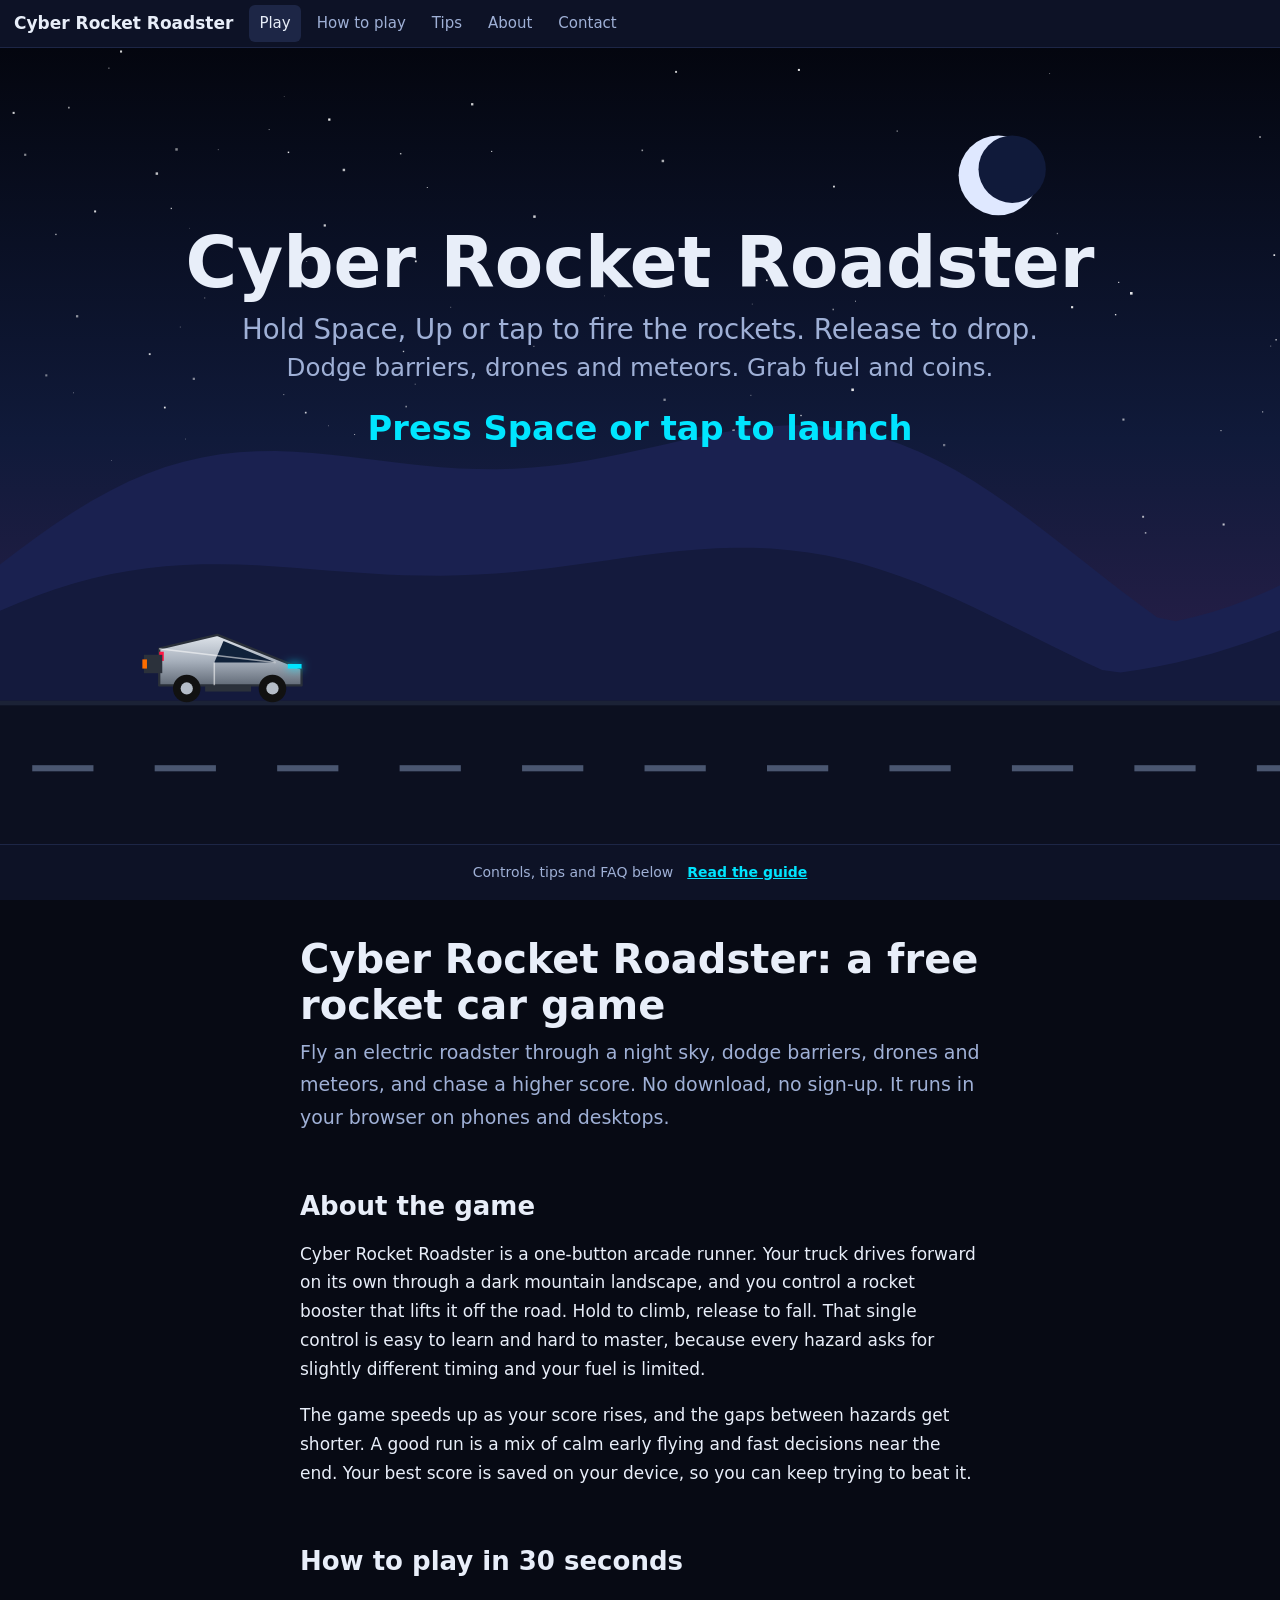
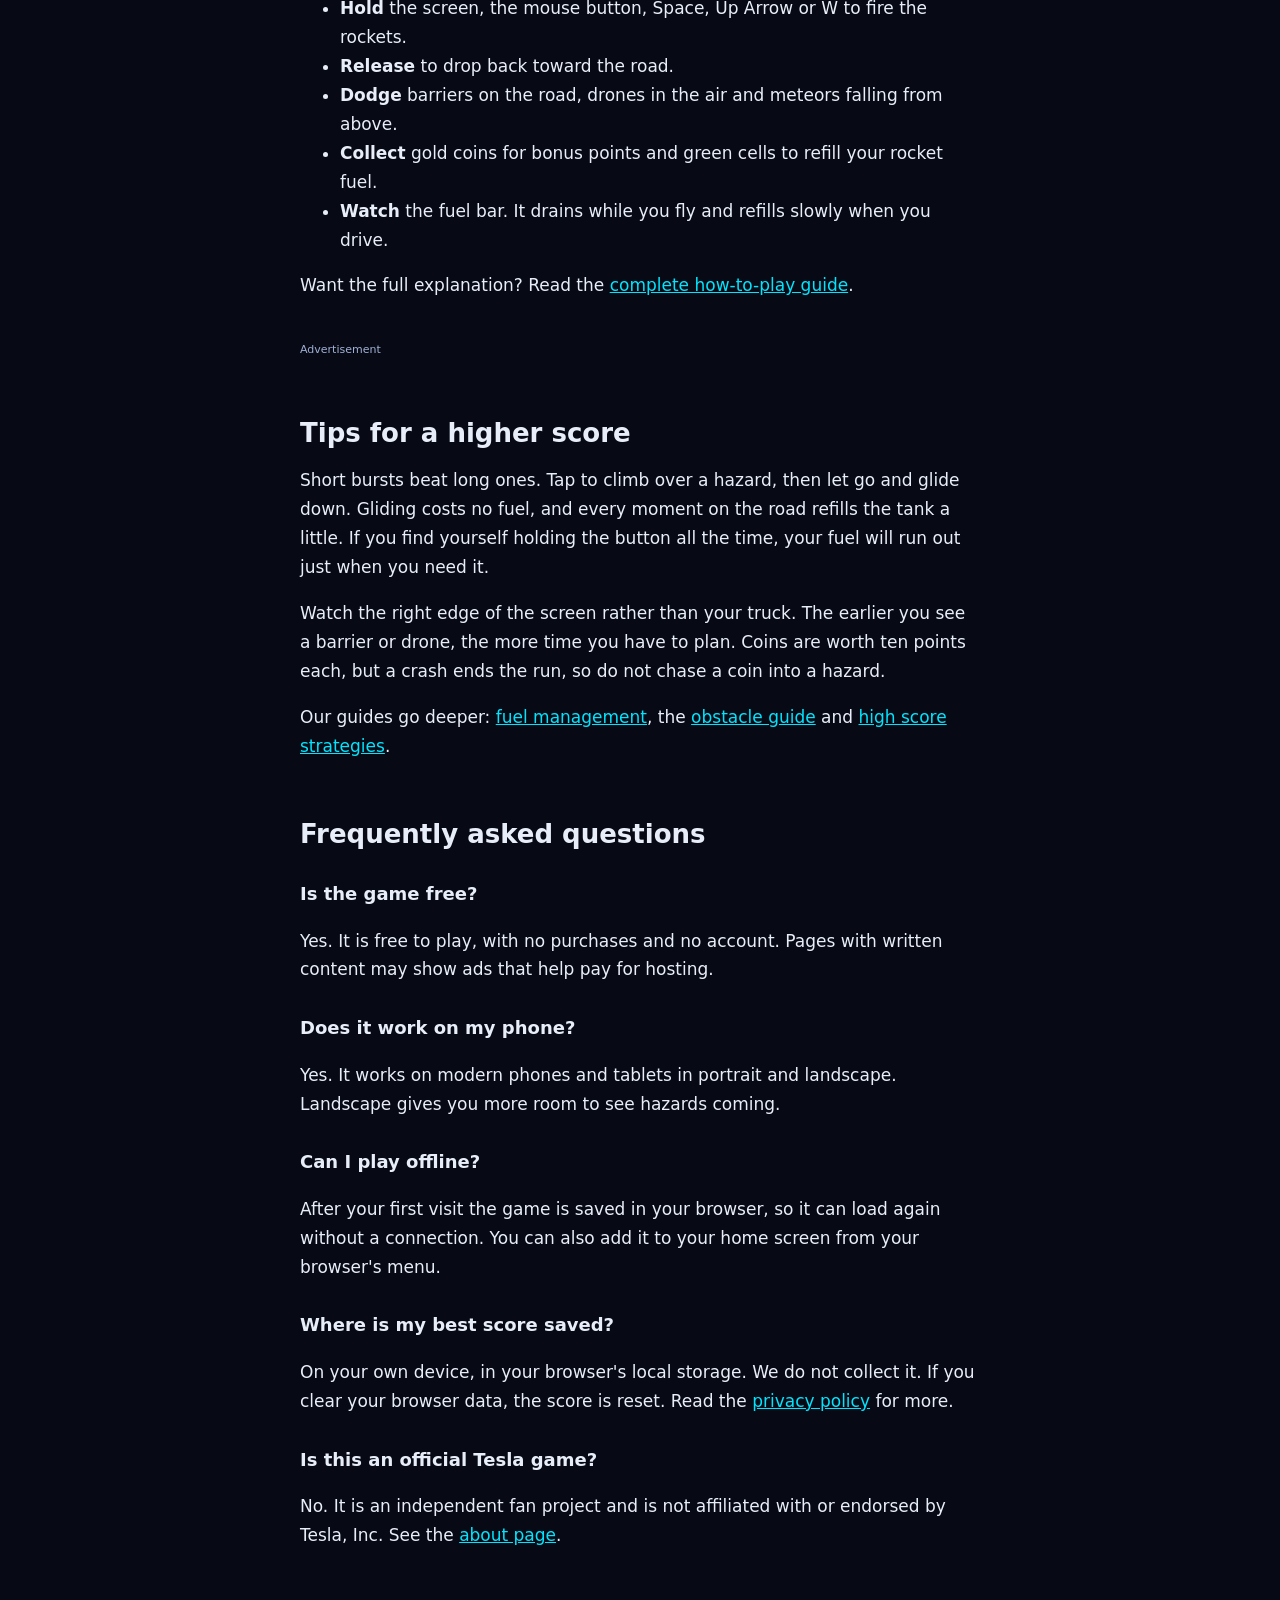
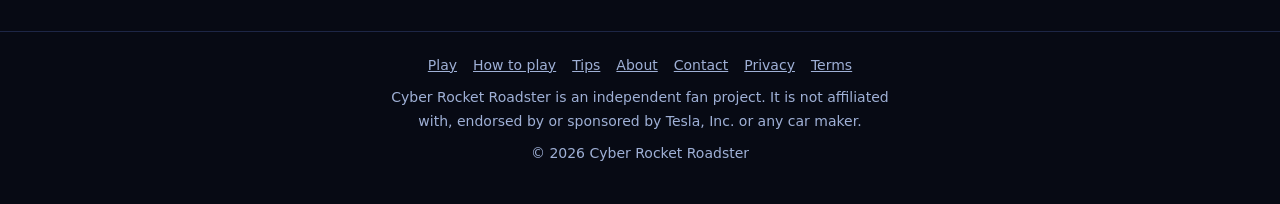
<file: index.html>
<!DOCTYPE html>
<html lang="en">
<head>
<meta charset="utf-8">
<meta name="viewport" content="width=device-width, initial-scale=1, viewport-fit=cover">
<meta name="theme-color" content="#070a14">
<title>Cyber Rocket Roadster: Free Rocket Car Browser Game</title>
<meta name="description" content="Fly a rocket-powered electric roadster through a night sky. Dodge barriers, drones and meteors in this free browser game for phones and desktops.">
<link rel="canonical" href="https://tesla-roadster-game-fawn.vercel.app/">
<link rel="manifest" href="/manifest.webmanifest">
<link rel="apple-touch-icon" href="/icons/icon-180.png">
<link rel="stylesheet" href="/assets/site.css">
<meta name="google-adsense-account" content="ca-pub-5013547078596382">
<script async src="https://pagead2.googlesyndication.com/pagead/js/adsbygoogle.js?client=ca-pub-5013547078596382" crossorigin="anonymous"></script>
</head>
<style>
#stagewrap{position:relative}
#stage{height:calc(100vh - 48px - 56px);height:calc(100dvh - 48px - 56px - env(safe-area-inset-top,0px));min-height:300px;position:relative;touch-action:none;user-select:none;-webkit-user-select:none;-webkit-touch-callout:none;-webkit-tap-highlight-color:transparent;overscroll-behavior:contain}
canvas{position:absolute;inset:0;width:100%;height:100%;display:block}
#peek{height:56px;display:flex;align-items:center;justify-content:center;gap:14px;background:var(--bg2);border-top:1px solid var(--line);color:var(--mut);font-size:14px;text-align:center;padding:0 10px}
#peek a{font-weight:600}
.wrap.home h2:first-child{margin-top:0}
</style>
<body>
<header class="nav"><a class="brand" href="/">Cyber Rocket Roadster</a><a class="l" href="/" aria-current="page">Play</a><a class="l" href="/how-to-play">How to play</a><a class="l" href="/blog">Tips</a><a class="l" href="/about">About</a><a class="l" href="/contact">Contact</a></header>
<div id="stagewrap"><div id="stage"><canvas id="g" aria-label="Cyber Rocket Roadster game. Hold Space, Up Arrow, W, or touch and hold the screen to fire the rockets." role="img"></canvas></div>
<div id="peek"><span>Controls, tips and FAQ below</span><a href="#info">Read the guide</a></div></div>

<main class="wrap home" id="info">
<h1>Cyber Rocket Roadster: a free rocket car game</h1>
<p class="lede">Fly an electric roadster through a night sky, dodge barriers, drones and meteors, and chase a higher score. No download, no sign-up. It runs in your browser on phones and desktops.</p>

<h2>About the game</h2>
<p>Cyber Rocket Roadster is a one-button arcade runner. Your truck drives forward on its own through a dark mountain landscape, and you control a rocket booster that lifts it off the road. Hold to climb, release to fall. That single control is easy to learn and hard to master, because every hazard asks for slightly different timing and your fuel is limited.</p>
<p>The game speeds up as your score rises, and the gaps between hazards get shorter. A good run is a mix of calm early flying and fast decisions near the end. Your best score is saved on your device, so you can keep trying to beat it.</p>

<h2>How to play in 30 seconds</h2>
<ul>
<li><strong>Hold</strong> the screen, the mouse button, Space, Up Arrow or W to fire the rockets.</li>
<li><strong>Release</strong> to drop back toward the road.</li>
<li><strong>Dodge</strong> barriers on the road, drones in the air and meteors falling from above.</li>
<li><strong>Collect</strong> gold coins for bonus points and green cells to refill your rocket fuel.</li>
<li><strong>Watch</strong> the fuel bar. It drains while you fly and refills slowly when you drive.</li>
</ul>
<p>Want the full explanation? Read the <a href="/how-to-play">complete how-to-play guide</a>.</p>

<div class="ad" aria-label="Advertisement"><small>Advertisement</small><ins class="adsbygoogle" style="display:block" data-ad-client="ca-pub-5013547078596382" data-ad-slot="9155618400" data-ad-format="auto" data-full-width-responsive="true"></ins><script>try{(adsbygoogle=window.adsbygoogle||[]).push({})}catch(e){}</script></div>

<h2>Tips for a higher score</h2>
<p>Short bursts beat long ones. Tap to climb over a hazard, then let go and glide down. Gliding costs no fuel, and every moment on the road refills the tank a little. If you find yourself holding the button all the time, your fuel will run out just when you need it.</p>
<p>Watch the right edge of the screen rather than your truck. The earlier you see a barrier or drone, the more time you have to plan. Coins are worth ten points each, but a crash ends the run, so do not chase a coin into a hazard.</p>
<p>Our guides go deeper: <a href="/blog/rocket-fuel-management">fuel management</a>, the <a href="/blog/obstacle-guide">obstacle guide</a> and <a href="/blog/high-score-strategies">high score strategies</a>.</p>

<h2>Frequently asked questions</h2>
<h3>Is the game free?</h3>
<p>Yes. It is free to play, with no purchases and no account. Pages with written content may show ads that help pay for hosting.</p>
<h3>Does it work on my phone?</h3>
<p>Yes. It works on modern phones and tablets in portrait and landscape. Landscape gives you more room to see hazards coming.</p>
<h3>Can I play offline?</h3>
<p>After your first visit the game is saved in your browser, so it can load again without a connection. You can also add it to your home screen from your browser's menu.</p>
<h3>Where is my best score saved?</h3>
<p>On your own device, in your browser's local storage. We do not collect it. If you clear your browser data, the score is reset. Read the <a href="/privacy">privacy policy</a> for more.</p>
<h3>Is this an official Tesla game?</h3>
<p>No. It is an independent fan project and is not affiliated with or endorsed by Tesla, Inc. See the <a href="/about">about page</a>.</p>
</main>
<footer class="foot">
<nav aria-label="Footer"><a href="/">Play</a><a href="/how-to-play">How to play</a><a href="/blog">Tips</a><a href="/about">About</a><a href="/contact">Contact</a><a href="/privacy">Privacy</a><a href="/terms">Terms</a></nav>
<p>Cyber Rocket Roadster is an independent fan project. It is not affiliated with, endorsed by or sponsored by Tesla, Inc. or any car maker.</p>
<p>&copy; 2026 Cyber Rocket Roadster</p>
</footer>
<script>
const c=document.getElementById('g'),x=c.getContext('2d',{alpha:false});
const LOW=matchMedia('(pointer:coarse)').matches,MAXP=LOW?110:260,STAGE=document.getElementById('stage');
let W,H,G,sc=1;
function rs(){
  const cw=c.clientWidth,ch=c.clientHeight;if(!cw||!ch)return;
  let dpr=Math.min(devicePixelRatio||1,2);
  if(cw*ch*dpr*dpr>2.2e6)dpr=Math.max(1,Math.sqrt(2.2e6/(cw*ch)));
  sc=Math.max(Math.min(ch/520,cw/760),ch/820);
  W=cw/sc;H=ch/sc;G=H*.82;
  const pw=Math.round(cw*dpr),ph=Math.round(ch*dpr);
  if(c.width!==pw||c.height!==ph){c.width=pw;c.height=ph}
  x.setTransform(pw/W,0,0,ph/H,0,0);
  if(car&&car.y>G-1)car.y=G;
}
let st='menu',best=0,held=false,t=0,dist=0,score=0,bonus=0,speed=320,over=0;
let car={x:150,y:0,vy:0,fuel:100,gr:true},obs=[],pk=[],parts=[],gapT=500,pkT=300;
try{best=+localStorage.getItem('crbest')||0}catch(e){}
const stars=Array.from({length:LOW?50:90},()=>({x:Math.random()*2000,y:Math.random(),r:Math.random()*1.4+.3}));
rs();new ResizeObserver(rs).observe(STAGE);addEventListener('orientationchange',()=>setTimeout(rs,250));car.y=G;

function reset(){
  car={x:Math.max(110,W*.14),y:G,vy:0,fuel:100,gr:true};
  obs=[];pk=[];parts=[];gapT=600;pkT=400;dist=0;score=0;bonus=0;speed=320;st='play';
}
function press(v){
  held=v;
  if(v){
    if(st==='menu')reset();
    else if(st==='over'&&performance.now()-over>600)reset();
  }
}
function vis(){const r=STAGE.getBoundingClientRect();return r.bottom>90&&r.top<innerHeight-90}
addEventListener('keydown',e=>{
  if(['Space','ArrowUp','KeyW'].includes(e.code)&&vis()&&!/^(A|BUTTON|INPUT|TEXTAREA|SELECT)$/.test((document.activeElement||{}).tagName||'')){e.preventDefault();if(!e.repeat)press(true)}
});
addEventListener('keyup',e=>{if(['Space','ArrowUp','KeyW'].includes(e.code))held=false});
STAGE.addEventListener('touchmove',e=>e.preventDefault(),{passive:false});
addEventListener('contextmenu',e=>e.preventDefault());
addEventListener('blur',()=>{held=false});
document.addEventListener('visibilitychange',()=>{held=false;last=0});
c.addEventListener('pointerdown',e=>{e.preventDefault();press(true)});
addEventListener('pointerup',()=>{held=false});
addEventListener('pointercancel',()=>{held=false});

const R=(a,b)=>a+Math.random()*(b-a);
function burst(px,py,n,cols,sp){
  for(let i=0;i<n;i++){const a=Math.random()*6.283,s=R(.2,1)*sp;
    parts.push({x:px,y:py,vx:Math.cos(a)*s,vy:Math.sin(a)*s,l:R(.4,.9),m:.9,c:cols[i%cols.length],r:R(2,5)})}
}
function spawnObs(){
  const r=Math.random(),sx=W+60;
  if(r<.5){const w=R(30,52),h=R(42,84);obs.push({k:'b',x:sx,y:G,w,h})}
  else if(r<.82){const by=R(110,G-90);obs.push({k:'d',x:sx,y:by,by,ph:R(0,6),w:34,h:26})}
  else{obs.push({k:'m',x:R(W*.5,W)+100,y:-30,vx:170,vy:240,w:30,h:30})}
}
function spawnPk(){
  const y=R(100,G-60),n=Math.random()<.22?1:5;
  if(n===1)pk.push({k:'f',x:W+40,y});
  else for(let i=0;i<n;i++)pk.push({k:'c',x:W+40+i*44,y:y-Math.sin(i/(n-1)*Math.PI)*50});
}
function updParts(dt){
  for(const p of parts){p.x+=p.vx*dt;p.y+=p.vy*dt;p.l-=dt}
  parts=parts.filter(p=>p.l>0);if(parts.length>MAXP)parts.splice(0,parts.length-MAXP);
}
function update(dt){
  t+=dt;updParts(dt);
  if(st!=='play'){dist+=130*dt;return}
  speed=(320+Math.min(320,score*.12))*Math.min(1,.3+W/760);
  dist+=speed*dt;
  score=Math.floor(dist/10)+bonus;
  const th=held&&car.fuel>0;
  car.vy+=(900-(th?2000:0))*dt;
  car.vy=Math.max(-400,Math.min(560,car.vy));
  car.y+=car.vy*dt;
  if(th)car.fuel=Math.max(0,car.fuel-24*dt);
  if(car.y<=70){car.y=70;car.vy=Math.max(0,car.vy)}
  car.gr=false;
  if(car.y>=G){
    if(car.vy>350)burst(car.x,G,8,['#9aa6b5','#5c6675'],120);
    car.y=G;car.vy=0;car.gr=true;car.fuel=Math.min(100,car.fuel+16*dt);
  }
  if(th){
    for(let i=0;i<3;i++){
      parts.push({x:car.x-48,y:car.y-24,vx:R(-380,-220),vy:R(-30,30),l:R(.2,.4),m:.4,c:i?'#ffb300':'#ff5722',r:R(3,7)});
    }
    parts.push({x:car.x-8+R(-6,6),y:car.y-8,vx:R(-80,0),vy:R(260,420),l:R(.15,.3),m:.3,c:'#00e5ff',r:R(2,5)});
  }
  if(car.gr&&Math.random()<.5)parts.push({x:car.x-30,y:G,vx:R(-200,-100),vy:R(-60,-10),l:.35,m:.35,c:'#6b7482',r:R(1,3)});
  gapT-=speed*dt;if(gapT<=0){spawnObs();gapT=R(360,680)*(1-Math.min(.4,score/3000))}
  pkT-=speed*dt;if(pkT<=0){spawnPk();pkT=R(500,900)}
  for(const o of obs){
    o.x-=(speed+(o.vx||0))*dt;
    if(o.k==='d')o.y=o.by+Math.sin(t*3+o.ph)*34;
    if(o.k==='m'){o.y+=o.vy*dt;o.x+=0}
  }
  obs=obs.filter(o=>o.x>-120&&o.y<G+60);
  for(const p of pk)p.x-=speed*dt;
  const cb={l:car.x-38,r:car.x+38,t:car.y-38,b:car.y-2};
  for(const p of pk){
    if(Math.hypot(p.x-car.x,p.y-(car.y-20))<34){
      p.dead=1;
      if(p.k==='c'){bonus+=10;burst(p.x,p.y,6,['#ffd600','#fff59d'],160)}
      else{car.fuel=Math.min(100,car.fuel+35);burst(p.x,p.y,10,['#69f0ae','#b9f6ca'],200)}
    }
  }
  pk=pk.filter(p=>!p.dead&&p.x>-60);
  for(const o of obs){
    let bx,by,bw,bh;
    if(o.k==='b'){bx=o.x;by=o.y-o.h;bw=o.w;bh=o.h}
    else{bx=o.x-o.w/2+4;by=o.y-o.h/2+4;bw=o.w-8;bh=o.h-8}
    if(cb.r>bx&&cb.l<bx+bw&&cb.b>by&&cb.t<by+bh){crash();break}
  }
}
function crash(){
  st='over';over=performance.now();held=false;try{navigator.vibrate&&navigator.vibrate(80)}catch(e){}
  burst(car.x,car.y-20,60,['#ff5722','#ffb300','#fff','#b0bec5'],420);
  if(score>best){best=score;try{localStorage.setItem('crbest',best)}catch(e){}}
}

/* ---------- drawing ---------- */
function mount(sp,hgt,col,base){
  x.fillStyle=col;x.beginPath();x.moveTo(0,G);
  for(let i=0;i<=W+12;i+=12){const u=i+dist*sp;
    x.lineTo(i,G-base-Math.abs(Math.sin(u*.004))*hgt-Math.sin(u*.013)*hgt*.25)}
  x.lineTo(W+12,G);x.closePath();x.fill();
}
function drawBG(){
  const g=x.createLinearGradient(0,0,0,G);
  g.addColorStop(0,'#04060f');g.addColorStop(.6,'#101a3a');g.addColorStop(1,'#2a1f4a');
  x.fillStyle=g;x.fillRect(0,0,W,H);
  x.fillStyle='#fff';
  for(const s of stars){
    const px=((s.x-dist*.02*s.r)%W+W)%W;
    x.globalAlpha=.4+.5*Math.abs(Math.sin(t*s.r+s.x));
    x.fillRect(px,s.y*G*.75,s.r,s.r);
  }
  x.globalAlpha=1;
  x.fillStyle='#dfe8ff';x.beginPath();x.arc(W*.78,H*.16,26,0,7);x.fill();
  x.fillStyle='#101a3a';x.beginPath();x.arc(W*.78+9,H*.16-4,22,0,7);x.fill();
  mount(.08,110,'#1a2150',70);
  mount(.2,70,'#141a3d',30);
  x.fillStyle='#0c1020';x.fillRect(0,G,W,H-G);
  x.fillStyle='#1b2236';x.fillRect(0,G,W,3);
  x.fillStyle='#4a5670';
  const off=-(dist%80);
  for(let i=off;i<W;i+=80)x.fillRect(i,G+((H-G)*.45),40,4);
}
function drawTruck(){
  x.save();x.translate(car.x,car.y);
  const tilt=car.gr?0:Math.max(-.3,Math.min(.3,car.vy/1400));
  x.translate(0,-20);x.rotate(tilt);x.translate(0,20);
  if(held&&car.fuel>0&&st==='play'){
    x.globalCompositeOperation='lighter';
    const fl=R(40,70);
    const gr=x.createLinearGradient(-50,0,-50-fl,0);
    gr.addColorStop(0,'#fff3c4');gr.addColorStop(.4,'#ff9800');gr.addColorStop(1,'rgba(255,60,0,0)');
    x.fillStyle=gr;x.beginPath();x.moveTo(-50,-30);x.lineTo(-50-fl,-24);x.lineTo(-50,-18);x.fill();
    x.globalCompositeOperation='source-over';
  }
  const g=x.createLinearGradient(0,-44,0,-8);
  g.addColorStop(0,'#e3e8ee');g.addColorStop(.5,'#a7b0bc');g.addColorStop(1,'#59626f');
  x.fillStyle=g;x.strokeStyle='#2a303a';x.lineWidth=1.5;x.lineJoin='round';
  x.beginPath();x.moveTo(-46,-10);x.lineTo(-46,-34);x.lineTo(-8,-43);x.lineTo(47,-21);x.lineTo(47,-10);x.closePath();
  x.fill();x.stroke();
  x.fillStyle='#10223a';
  x.beginPath();x.moveTo(-4,-39);x.lineTo(30,-25);x.lineTo(-10,-25);x.closePath();x.fill();
  x.strokeStyle='rgba(255,255,255,.55)';x.lineWidth=1;
  x.beginPath();x.moveTo(-46,-34);x.lineTo(30,-25);x.moveTo(-10,-25);x.lineTo(-10,-10);x.stroke();
  x.fillStyle='#ff1744';x.fillRect(-46,-32,3,6);
  x.fillStyle='#00e5ff';x.shadowColor='#00e5ff';x.shadowBlur=LOW?0:10;x.fillRect(38,-24,9,3);x.shadowBlur=LOW?0:0;
  x.fillStyle='#2b313b';x.fillRect(-56,-30,12,12);
  x.fillStyle='#ff6d00';x.fillRect(-57,-27,3,6);
  x.fillStyle='#2b313b';x.fillRect(-16,-10,30,4);
  x.fillStyle='#111';
  for(const wx of[-28,28]){x.beginPath();x.arc(wx,-8,9,0,7);x.fill();
    x.fillStyle='#b5bdc8';x.beginPath();x.arc(wx,-8,4,0,7);x.fill();x.fillStyle='#111'}
  x.restore();
}
function drawObs(){
  for(const o of obs){
    if(o.k==='b'){
      x.fillStyle='#39414f';x.fillRect(o.x,o.y-o.h,o.w,o.h);
      x.fillStyle='#ffb300';
      for(let y=o.y-o.h;y<o.y-6;y+=18){x.beginPath();x.moveTo(o.x,y+12);x.lineTo(o.x+o.w,y);x.lineTo(o.x+o.w,y+8);x.lineTo(o.x,y+20);x.fill()}
      x.fillStyle='#ff3d00';x.fillRect(o.x,o.y-o.h,o.w,4);
    }else if(o.k==='d'){
      x.save();x.translate(o.x,o.y);
      x.fillStyle='#5b6573';x.beginPath();x.ellipse(0,0,18,10,0,0,7);x.fill();
      x.strokeStyle='#cfd8dc';x.lineWidth=2;
      const r=Math.sin(t*40)*14;x.beginPath();x.moveTo(-r-6,-13);x.lineTo(r+6,-13);x.stroke();
      x.fillStyle='#ff1744';x.shadowColor='#ff1744';x.shadowBlur=LOW?0:10;x.beginPath();x.arc(0,1,4,0,7);x.fill();
      x.restore();
    }else{
      x.save();x.translate(o.x,o.y);
      const gr=x.createLinearGradient(0,0,70,-90);gr.addColorStop(0,'#ff8f00');gr.addColorStop(1,'rgba(255,87,34,0)');
      x.strokeStyle=gr;x.lineWidth=14;x.lineCap='round';x.beginPath();x.moveTo(0,0);x.lineTo(70,-90);x.stroke();
      x.fillStyle='#6d4c41';x.beginPath();x.arc(0,0,15,0,7);x.fill();
      x.fillStyle='#3e2723';x.beginPath();x.arc(-4,-3,4,0,7);x.fill();
      x.restore();
    }
  }
}
function drawPk(){
  for(const p of pk){
    if(p.k==='c'){
      const w=Math.abs(Math.cos(t*4+p.x*.02))*8+2;
      x.fillStyle='#ffd600';x.beginPath();x.ellipse(p.x,p.y,w,9,0,0,7);x.fill();
    }else{
      x.shadowColor='#69f0ae';x.shadowBlur=LOW?0:14;x.fillStyle='#00c853';
      x.fillRect(p.x-9,p.y-13,18,26);x.shadowBlur=LOW?0:0;
      x.fillStyle='#fff';x.beginPath();x.moveTo(p.x+2,p.y-9);x.lineTo(p.x-5,p.y+1);x.lineTo(p.x,p.y+1);x.lineTo(p.x-2,p.y+9);x.lineTo(p.x+5,p.y-2);x.lineTo(p.x,p.y-2);x.fill();
    }
  }
}
function drawParts(){
  x.globalCompositeOperation='lighter';
  for(const p of parts){x.globalAlpha=Math.max(0,p.l/p.m);x.fillStyle=p.c;x.beginPath();x.arc(p.x,p.y,p.r,0,7);x.fill()}
  x.globalAlpha=1;x.globalCompositeOperation='source-over';
}
function txt(s,px,py,size,col,al,wt){
  x.font=(wt||700)+' '+size+'px system-ui,-apple-system,"Segoe UI",sans-serif';
  x.fillStyle=col||'#e8eef9';x.textAlign=al||'center';x.fillText(s,px,py);
}
function drawHUD(){
  txt('Score '+score,18,34,22,'#e8eef9','left');
  txt('Best '+best,18,58,14,'#8fa0c4','left',500);
  const bw=Math.min(200,W*.3),bx=W-bw-18;
  x.fillStyle='rgba(255,255,255,.12)';x.fillRect(bx,20,bw,14);
  const f=car.fuel/100;
  x.fillStyle=f<.25?'#ff5252':'#00e5ff';x.fillRect(bx,20,bw*f,14);
  txt('Rocket fuel',W-18,56,14,'#8fa0c4','right',500);
}
function draw(){
  x.clearRect(0,0,W,H);
  drawBG();drawPk();drawObs();
  if(st!=='over')drawTruck();
  drawParts();
  if(st==='play')drawHUD();
  if(st==='menu'){
    txt('Cyber Rocket Roadster',W/2,H*.3,Math.min(46,W*.07),'#e8eef9');
    txt('Hold Space, Up or tap to fire the rockets. Release to drop.',W/2,H*.3+34,Math.min(18,W*.032),'#9fb0d6',null,500);
    txt('Dodge barriers, drones and meteors. Grab fuel and coins.',W/2,H*.3+58,Math.min(16,W*.03),'#9fb0d6',null,500);
    if(H>W)txt('Tip: landscape gives you more room',W/2,H*.3+80,14,'#8fa0c4',null,500);
    txt(Math.sin(t*4)>-.3?'Press Space or tap to launch':'',W/2,H*.3+100,22,'#00e5ff');
  }
  if(st==='over'){
    x.fillStyle='rgba(4,6,15,.6)';x.fillRect(0,0,W,H);
    txt('Crashed',W/2,H*.36,48,'#ff5252');
    txt('Score '+score+(score>=best&&score>0?'  (new best)':'   Best '+best),W/2,H*.36+40,22,'#e8eef9',null,500);
    txt('Press Space or tap to try again',W/2,H*.36+84,20,'#00e5ff');
  }
}
let last=0;
function loop(ts){
  const dt=Math.min(.05,(ts-last)/1000||0);last=ts;
  if(vis()||st!=='play')update(dt);else held=false;draw();requestAnimationFrame(loop);
}
if('serviceWorker' in navigator)addEventListener('load',()=>navigator.serviceWorker.register('/sw.js').catch(()=>{}));
requestAnimationFrame(loop);
</script>
</body></html>
</file>
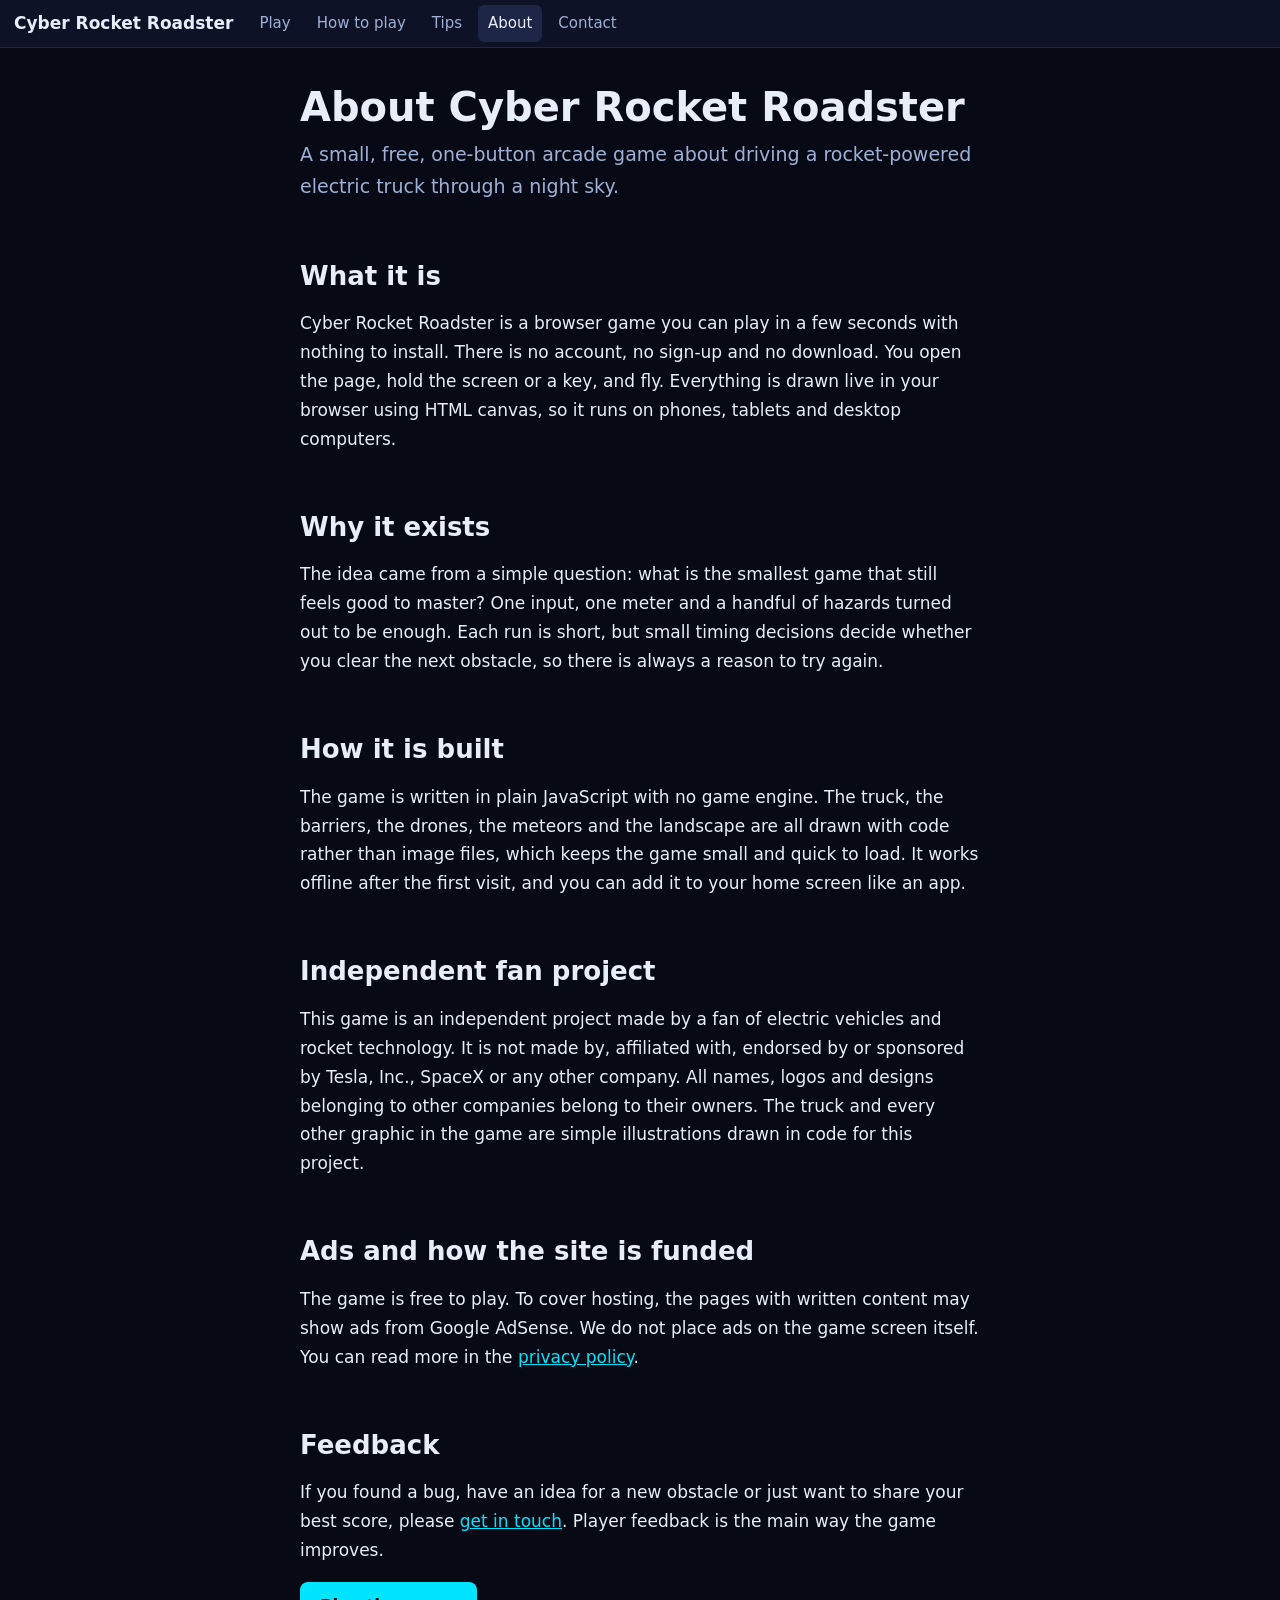
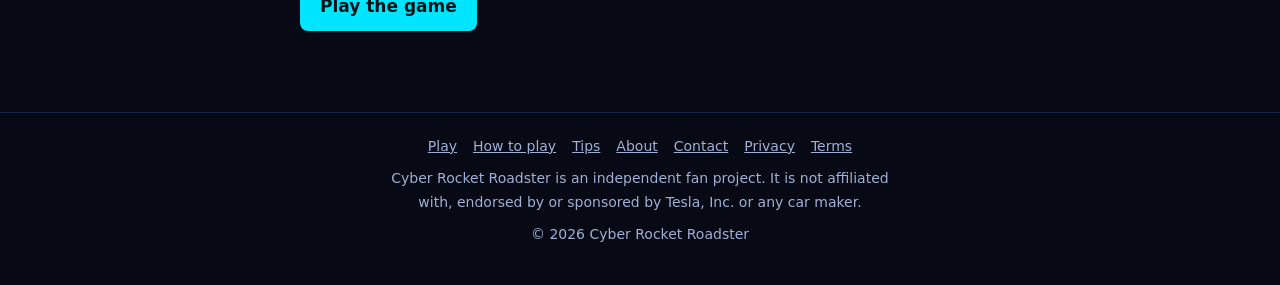
<file: about.html>
<!DOCTYPE html>
<html lang="en">
<head>
<meta charset="utf-8">
<meta name="viewport" content="width=device-width, initial-scale=1, viewport-fit=cover">
<meta name="theme-color" content="#070a14">
<title>About Cyber Rocket Roadster: A Free Rocket Car Browser Game</title>
<meta name="description" content="About Cyber Rocket Roadster, a free one-button browser game built with plain JavaScript. Learn how it was made and who is behind it.">
<link rel="canonical" href="https://tesla-roadster-game-fawn.vercel.app/about">
<link rel="manifest" href="/manifest.webmanifest">
<link rel="apple-touch-icon" href="/icons/icon-180.png">
<link rel="stylesheet" href="/assets/site.css">
<meta name="google-adsense-account" content="ca-pub-5013547078596382">
<script async src="https://pagead2.googlesyndication.com/pagead/js/adsbygoogle.js?client=ca-pub-5013547078596382" crossorigin="anonymous"></script>
</head>
<body>
<header class="nav"><a class="brand" href="/">Cyber Rocket Roadster</a><a class="l" href="/">Play</a><a class="l" href="/how-to-play">How to play</a><a class="l" href="/blog">Tips</a><a class="l" href="/about" aria-current="page">About</a><a class="l" href="/contact">Contact</a></header>
<main class="wrap">
<h1>About Cyber Rocket Roadster</h1>
<p class="lede">A small, free, one-button arcade game about driving a rocket-powered electric truck through a night sky.</p>

<h2>What it is</h2>
<p>Cyber Rocket Roadster is a browser game you can play in a few seconds with nothing to install. There is no account, no sign-up and no download. You open the page, hold the screen or a key, and fly. Everything is drawn live in your browser using HTML canvas, so it runs on phones, tablets and desktop computers.</p>

<h2>Why it exists</h2>
<p>The idea came from a simple question: what is the smallest game that still feels good to master? One input, one meter and a handful of hazards turned out to be enough. Each run is short, but small timing decisions decide whether you clear the next obstacle, so there is always a reason to try again.</p>

<h2>How it is built</h2>
<p>The game is written in plain JavaScript with no game engine. The truck, the barriers, the drones, the meteors and the landscape are all drawn with code rather than image files, which keeps the game small and quick to load. It works offline after the first visit, and you can add it to your home screen like an app.</p>

<h2>Independent fan project</h2>
<p>This game is an independent project made by a fan of electric vehicles and rocket technology. It is not made by, affiliated with, endorsed by or sponsored by Tesla, Inc., SpaceX or any other company. All names, logos and designs belonging to other companies belong to their owners. The truck and every other graphic in the game are simple illustrations drawn in code for this project.</p>

<h2>Ads and how the site is funded</h2>
<p>The game is free to play. To cover hosting, the pages with written content may show ads from Google AdSense. We do not place ads on the game screen itself. You can read more in the <a href="/privacy">privacy policy</a>.</p>

<h2>Feedback</h2>
<p>If you found a bug, have an idea for a new obstacle or just want to share your best score, please <a href="/contact">get in touch</a>. Player feedback is the main way the game improves.</p>
<p><a class="btn" href="/">Play the game</a></p>

</main>
<footer class="foot">
<nav aria-label="Footer"><a href="/">Play</a><a href="/how-to-play">How to play</a><a href="/blog">Tips</a><a href="/about">About</a><a href="/contact">Contact</a><a href="/privacy">Privacy</a><a href="/terms">Terms</a></nav>
<p>Cyber Rocket Roadster is an independent fan project. It is not affiliated with, endorsed by or sponsored by Tesla, Inc. or any car maker.</p>
<p>&copy; 2026 Cyber Rocket Roadster</p>
</footer>
</body></html>
</file>
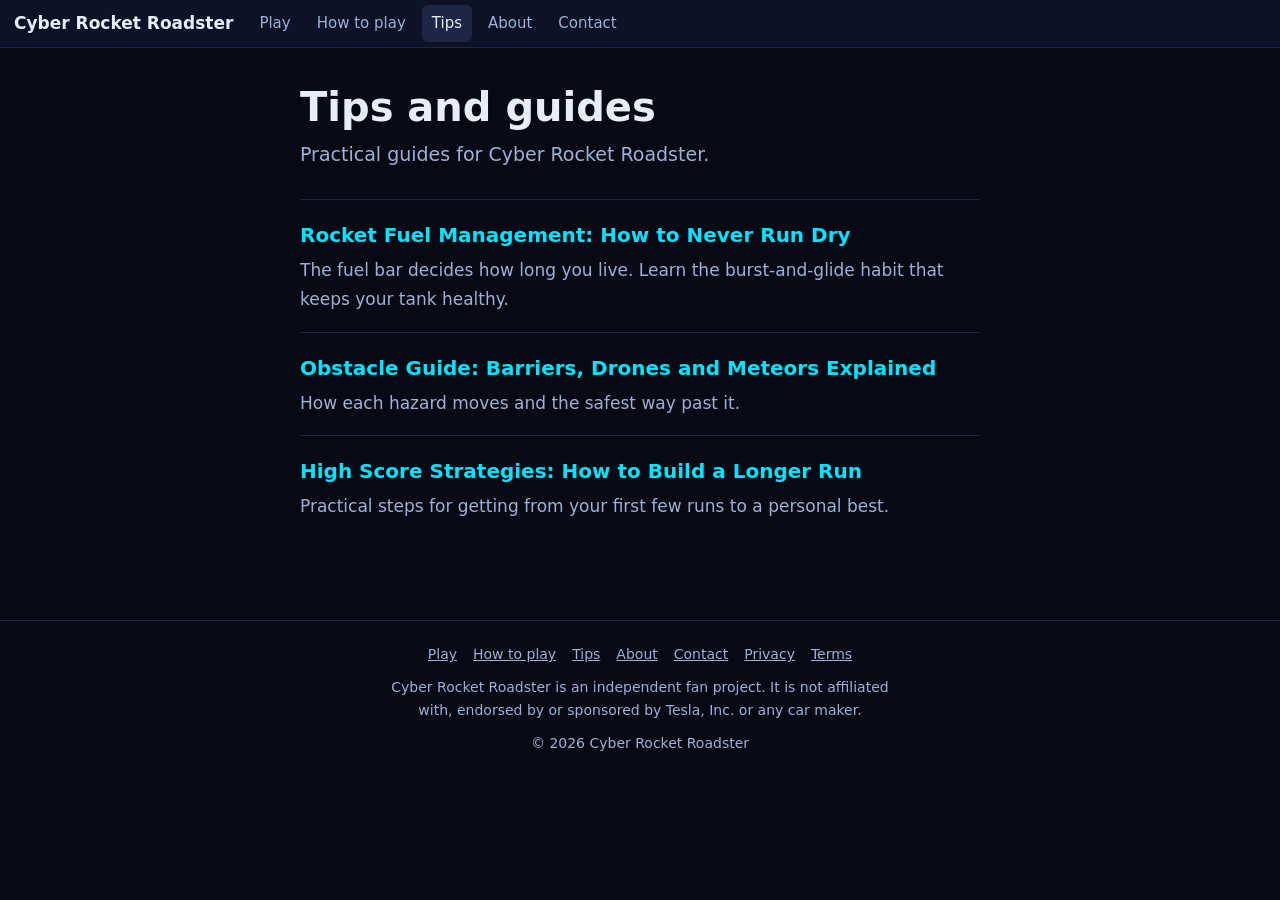
<file: blog.html>
<!DOCTYPE html>
<html lang="en">
<head>
<meta charset="utf-8">
<meta name="viewport" content="width=device-width, initial-scale=1, viewport-fit=cover">
<meta name="theme-color" content="#070a14">
<title>Tips and Guides for Cyber Rocket Roadster</title>
<meta name="description" content="Guides to fuel management, obstacles and high scores in Cyber Rocket Roadster.">
<link rel="canonical" href="https://tesla-roadster-game-fawn.vercel.app/blog">
<link rel="manifest" href="/manifest.webmanifest">
<link rel="apple-touch-icon" href="/icons/icon-180.png">
<link rel="stylesheet" href="/assets/site.css">
<meta name="google-adsense-account" content="ca-pub-5013547078596382">
<script async src="https://pagead2.googlesyndication.com/pagead/js/adsbygoogle.js?client=ca-pub-5013547078596382" crossorigin="anonymous"></script>
</head>
<body>
<header class="nav"><a class="brand" href="/">Cyber Rocket Roadster</a><a class="l" href="/">Play</a><a class="l" href="/how-to-play">How to play</a><a class="l" href="/blog" aria-current="page">Tips</a><a class="l" href="/about">About</a><a class="l" href="/contact">Contact</a></header>
<main class="wrap">
<h1>Tips and guides</h1><p class="lede">Practical guides for Cyber Rocket Roadster.</p><ul class="posts"><li><a href="/blog/rocket-fuel-management">Rocket Fuel Management: How to Never Run Dry</a><p>The fuel bar decides how long you live. Learn the burst-and-glide habit that keeps your tank healthy.</p></li><li><a href="/blog/obstacle-guide">Obstacle Guide: Barriers, Drones and Meteors Explained</a><p>How each hazard moves and the safest way past it.</p></li><li><a href="/blog/high-score-strategies">High Score Strategies: How to Build a Longer Run</a><p>Practical steps for getting from your first few runs to a personal best.</p></li></ul>
</main>
<footer class="foot">
<nav aria-label="Footer"><a href="/">Play</a><a href="/how-to-play">How to play</a><a href="/blog">Tips</a><a href="/about">About</a><a href="/contact">Contact</a><a href="/privacy">Privacy</a><a href="/terms">Terms</a></nav>
<p>Cyber Rocket Roadster is an independent fan project. It is not affiliated with, endorsed by or sponsored by Tesla, Inc. or any car maker.</p>
<p>&copy; 2026 Cyber Rocket Roadster</p>
</footer>
</body></html>
</file>
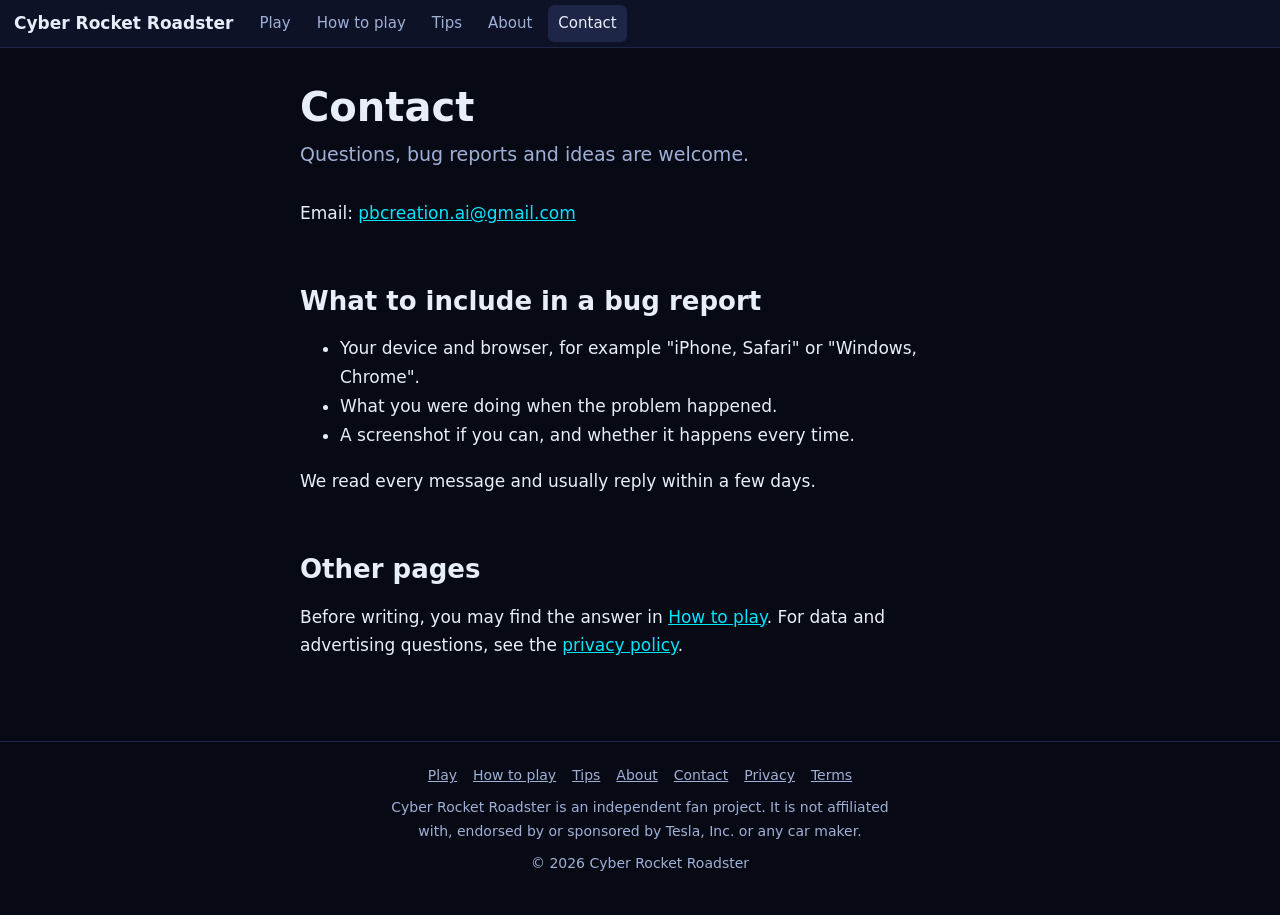
<file: contact.html>
<!DOCTYPE html>
<html lang="en">
<head>
<meta charset="utf-8">
<meta name="viewport" content="width=device-width, initial-scale=1, viewport-fit=cover">
<meta name="theme-color" content="#070a14">
<title>Contact Cyber Rocket Roadster</title>
<meta name="description" content="Contact the maker of Cyber Rocket Roadster to report a bug, suggest a feature or ask a question.">
<link rel="canonical" href="https://tesla-roadster-game-fawn.vercel.app/contact">
<link rel="manifest" href="/manifest.webmanifest">
<link rel="apple-touch-icon" href="/icons/icon-180.png">
<link rel="stylesheet" href="/assets/site.css">
<meta name="google-adsense-account" content="ca-pub-5013547078596382">
<script async src="https://pagead2.googlesyndication.com/pagead/js/adsbygoogle.js?client=ca-pub-5013547078596382" crossorigin="anonymous"></script>
</head>
<body>
<header class="nav"><a class="brand" href="/">Cyber Rocket Roadster</a><a class="l" href="/">Play</a><a class="l" href="/how-to-play">How to play</a><a class="l" href="/blog">Tips</a><a class="l" href="/about">About</a><a class="l" href="/contact" aria-current="page">Contact</a></header>
<main class="wrap">
<h1>Contact</h1>
<p class="lede">Questions, bug reports and ideas are welcome.</p>
<p>Email: <a href="mailto:pbcreation.ai@gmail.com">pbcreation.ai@gmail.com</a></p>
<h2>What to include in a bug report</h2>
<ul>
<li>Your device and browser, for example "iPhone, Safari" or "Windows, Chrome".</li>
<li>What you were doing when the problem happened.</li>
<li>A screenshot if you can, and whether it happens every time.</li>
</ul>
<p>We read every message and usually reply within a few days.</p>
<h2>Other pages</h2>
<p>Before writing, you may find the answer in <a href="/how-to-play">How to play</a>. For data and advertising questions, see the <a href="/privacy">privacy policy</a>.</p>

</main>
<footer class="foot">
<nav aria-label="Footer"><a href="/">Play</a><a href="/how-to-play">How to play</a><a href="/blog">Tips</a><a href="/about">About</a><a href="/contact">Contact</a><a href="/privacy">Privacy</a><a href="/terms">Terms</a></nav>
<p>Cyber Rocket Roadster is an independent fan project. It is not affiliated with, endorsed by or sponsored by Tesla, Inc. or any car maker.</p>
<p>&copy; 2026 Cyber Rocket Roadster</p>
</footer>
</body></html>
</file>
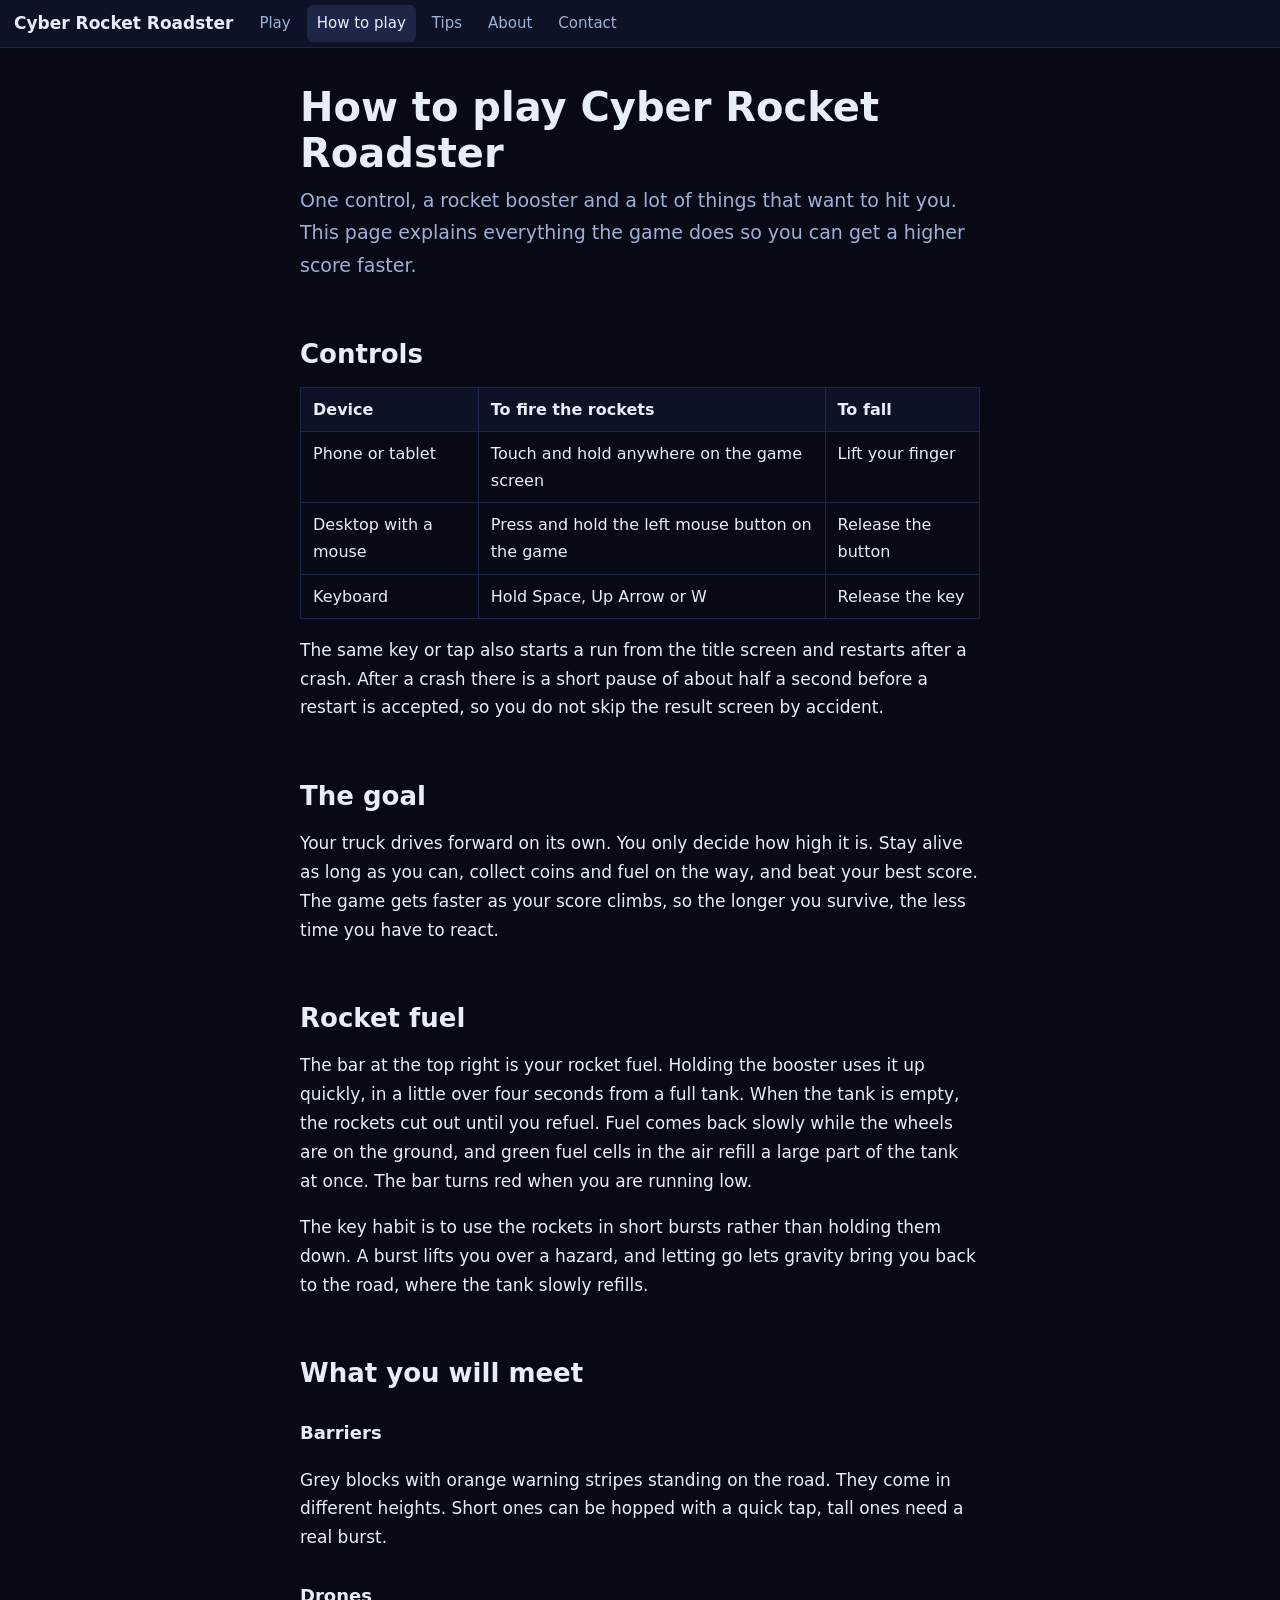
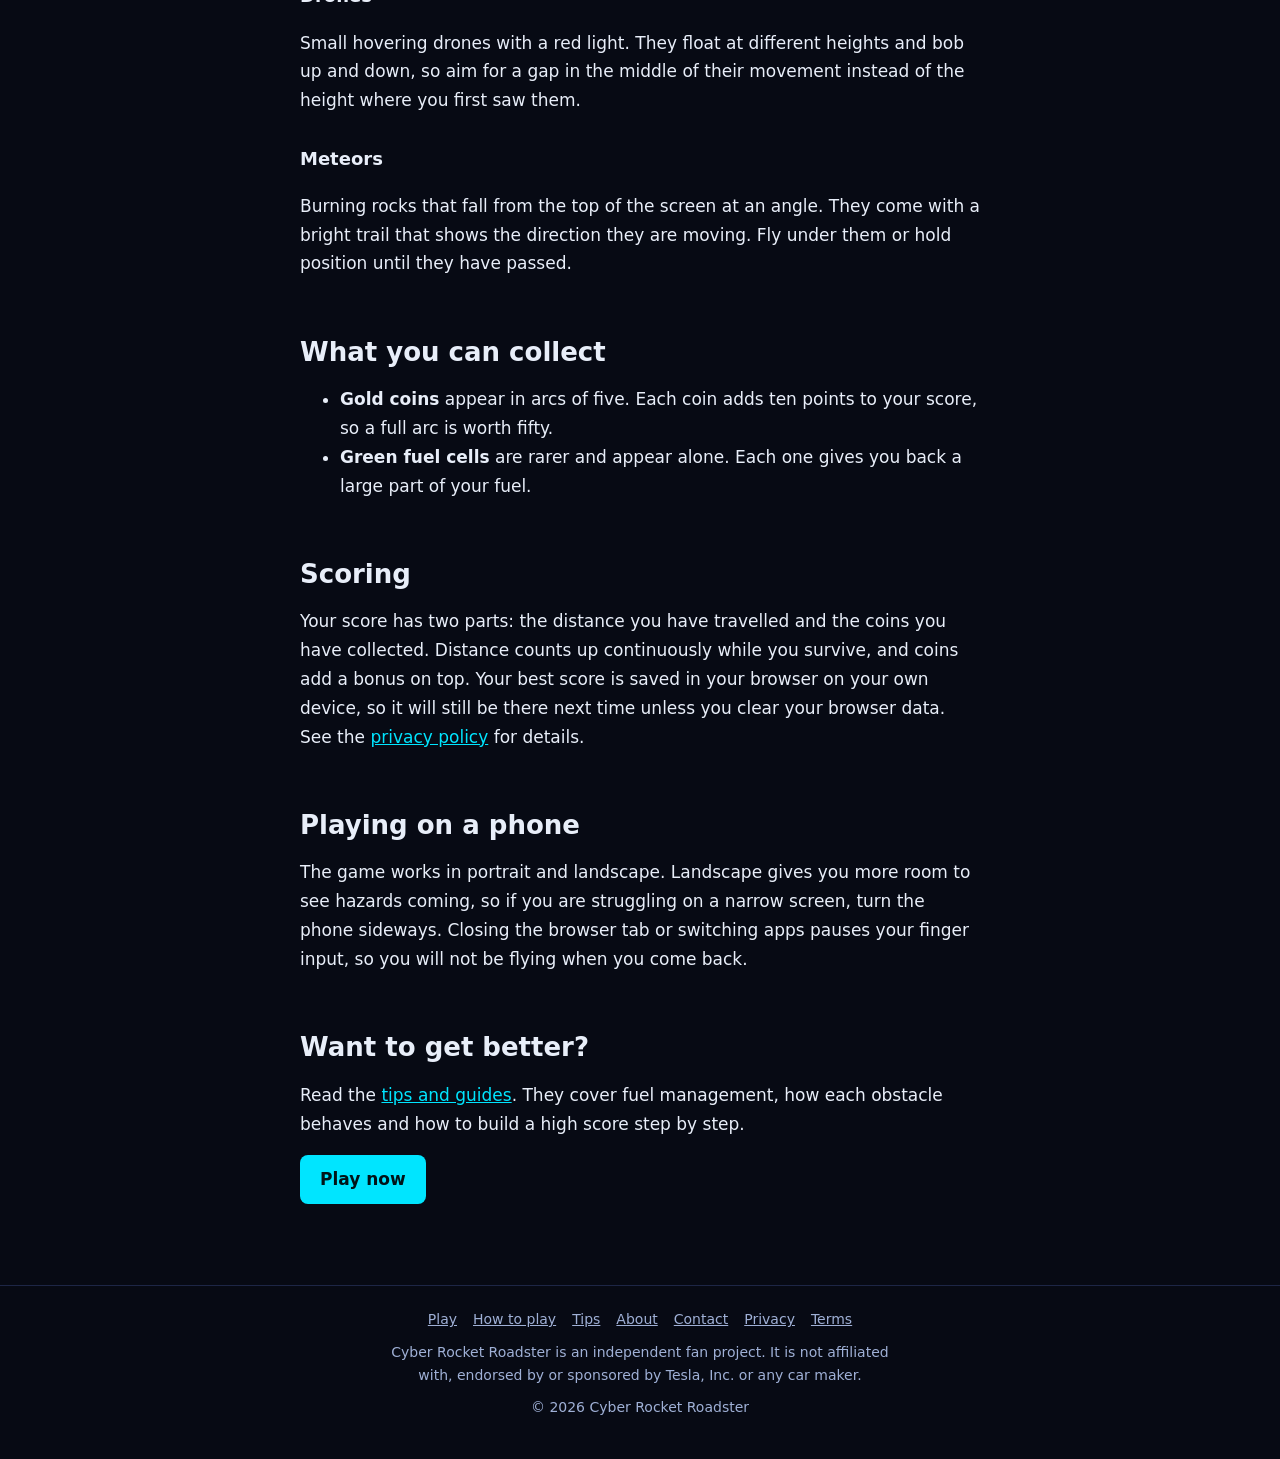
<file: how-to-play.html>
<!DOCTYPE html>
<html lang="en">
<head>
<meta charset="utf-8">
<meta name="viewport" content="width=device-width, initial-scale=1, viewport-fit=cover">
<meta name="theme-color" content="#070a14">
<title>How to Play Cyber Rocket Roadster: Controls, Fuel, Obstacles and Scoring</title>
<meta name="description" content="Learn the controls, fuel system, obstacles and scoring of Cyber Rocket Roadster, a free one-button rocket car game for phones and desktops.">
<link rel="canonical" href="https://tesla-roadster-game-fawn.vercel.app/how-to-play">
<link rel="manifest" href="/manifest.webmanifest">
<link rel="apple-touch-icon" href="/icons/icon-180.png">
<link rel="stylesheet" href="/assets/site.css">
<meta name="google-adsense-account" content="ca-pub-5013547078596382">
<script async src="https://pagead2.googlesyndication.com/pagead/js/adsbygoogle.js?client=ca-pub-5013547078596382" crossorigin="anonymous"></script>
</head>
<body>
<header class="nav"><a class="brand" href="/">Cyber Rocket Roadster</a><a class="l" href="/">Play</a><a class="l" href="/how-to-play" aria-current="page">How to play</a><a class="l" href="/blog">Tips</a><a class="l" href="/about">About</a><a class="l" href="/contact">Contact</a></header>
<main class="wrap">
<h1>How to play Cyber Rocket Roadster</h1>
<p class="lede">One control, a rocket booster and a lot of things that want to hit you. This page explains everything the game does so you can get a higher score faster.</p>

<h2>Controls</h2>
<table>
<tr><th>Device</th><th>To fire the rockets</th><th>To fall</th></tr>
<tr><td>Phone or tablet</td><td>Touch and hold anywhere on the game screen</td><td>Lift your finger</td></tr>
<tr><td>Desktop with a mouse</td><td>Press and hold the left mouse button on the game</td><td>Release the button</td></tr>
<tr><td>Keyboard</td><td>Hold Space, Up Arrow or W</td><td>Release the key</td></tr>
</table>
<p>The same key or tap also starts a run from the title screen and restarts after a crash. After a crash there is a short pause of about half a second before a restart is accepted, so you do not skip the result screen by accident.</p>

<h2>The goal</h2>
<p>Your truck drives forward on its own. You only decide how high it is. Stay alive as long as you can, collect coins and fuel on the way, and beat your best score. The game gets faster as your score climbs, so the longer you survive, the less time you have to react.</p>

<h2>Rocket fuel</h2>
<p>The bar at the top right is your rocket fuel. Holding the booster uses it up quickly, in a little over four seconds from a full tank. When the tank is empty, the rockets cut out until you refuel. Fuel comes back slowly while the wheels are on the ground, and green fuel cells in the air refill a large part of the tank at once. The bar turns red when you are running low.</p>
<p>The key habit is to use the rockets in short bursts rather than holding them down. A burst lifts you over a hazard, and letting go lets gravity bring you back to the road, where the tank slowly refills.</p>

<h2>What you will meet</h2>
<h3>Barriers</h3>
<p>Grey blocks with orange warning stripes standing on the road. They come in different heights. Short ones can be hopped with a quick tap, tall ones need a real burst.</p>
<h3>Drones</h3>
<p>Small hovering drones with a red light. They float at different heights and bob up and down, so aim for a gap in the middle of their movement instead of the height where you first saw them.</p>
<h3>Meteors</h3>
<p>Burning rocks that fall from the top of the screen at an angle. They come with a bright trail that shows the direction they are moving. Fly under them or hold position until they have passed.</p>

<h2>What you can collect</h2>
<ul>
<li><strong>Gold coins</strong> appear in arcs of five. Each coin adds ten points to your score, so a full arc is worth fifty.</li>
<li><strong>Green fuel cells</strong> are rarer and appear alone. Each one gives you back a large part of your fuel.</li>
</ul>

<h2>Scoring</h2>
<p>Your score has two parts: the distance you have travelled and the coins you have collected. Distance counts up continuously while you survive, and coins add a bonus on top. Your best score is saved in your browser on your own device, so it will still be there next time unless you clear your browser data. See the <a href="/privacy">privacy policy</a> for details.</p>

<h2>Playing on a phone</h2>
<p>The game works in portrait and landscape. Landscape gives you more room to see hazards coming, so if you are struggling on a narrow screen, turn the phone sideways. Closing the browser tab or switching apps pauses your finger input, so you will not be flying when you come back.</p>

<h2>Want to get better?</h2>
<p>Read the <a href="/blog">tips and guides</a>. They cover fuel management, how each obstacle behaves and how to build a high score step by step.</p>
<p><a class="btn" href="/">Play now</a></p>

</main>
<footer class="foot">
<nav aria-label="Footer"><a href="/">Play</a><a href="/how-to-play">How to play</a><a href="/blog">Tips</a><a href="/about">About</a><a href="/contact">Contact</a><a href="/privacy">Privacy</a><a href="/terms">Terms</a></nav>
<p>Cyber Rocket Roadster is an independent fan project. It is not affiliated with, endorsed by or sponsored by Tesla, Inc. or any car maker.</p>
<p>&copy; 2026 Cyber Rocket Roadster</p>
</footer>
</body></html>
</file>
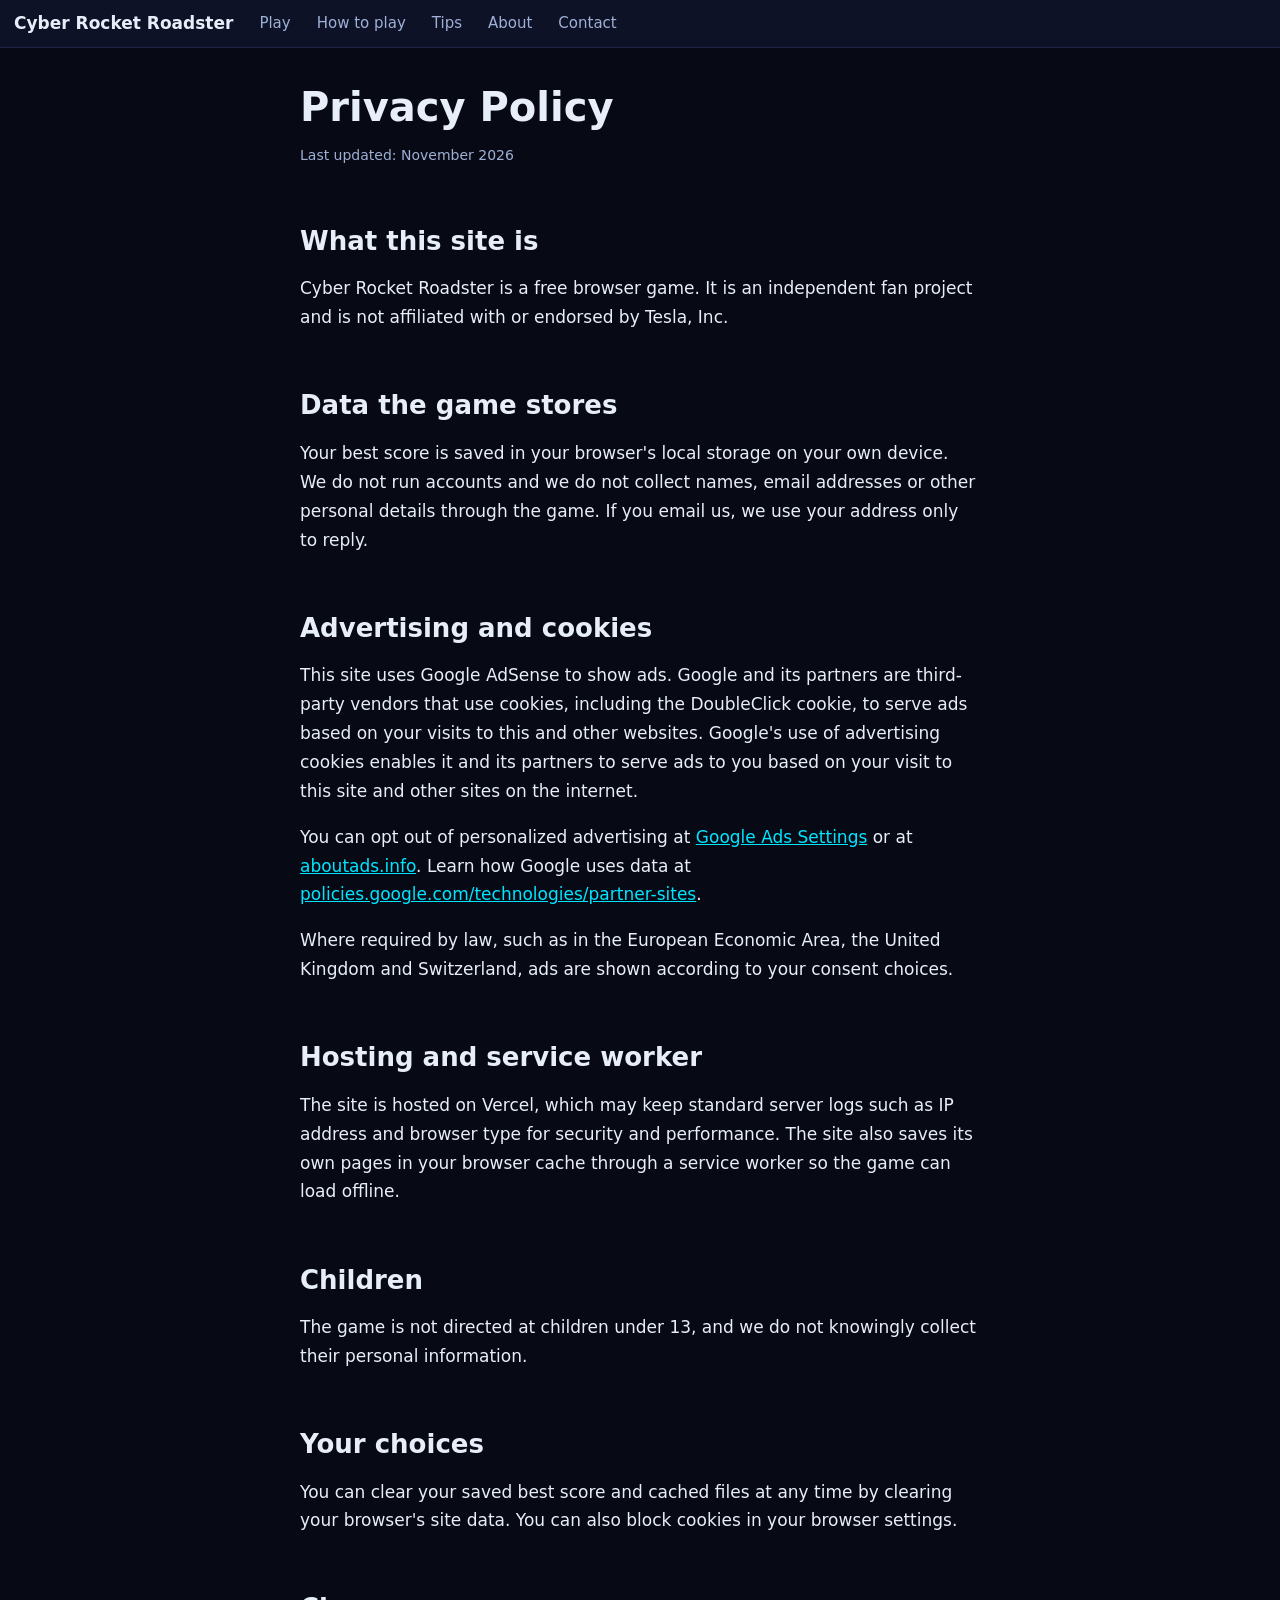
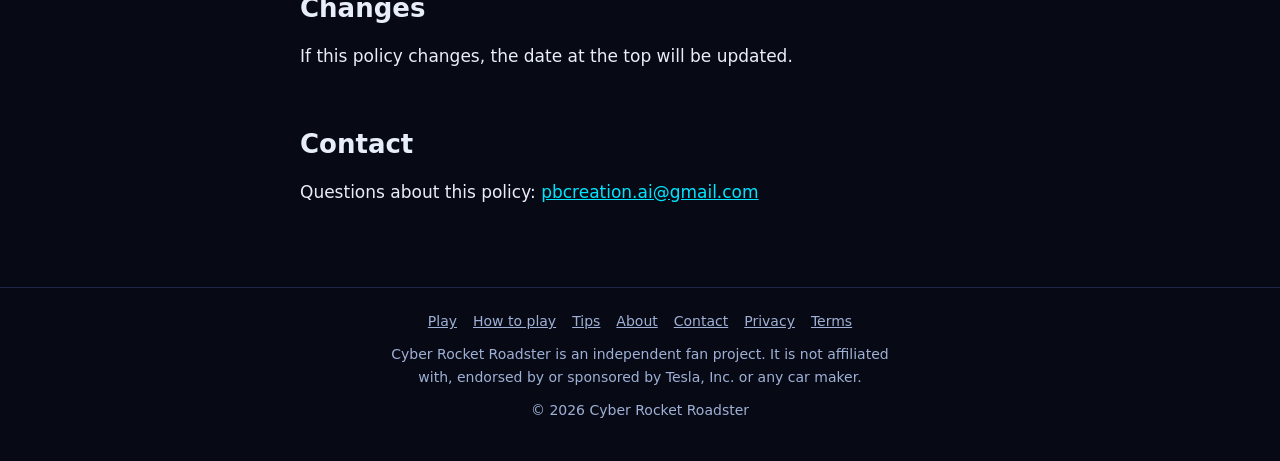
<file: privacy.html>
<!DOCTYPE html>
<html lang="en">
<head>
<meta charset="utf-8">
<meta name="viewport" content="width=device-width, initial-scale=1, viewport-fit=cover">
<meta name="theme-color" content="#070a14">
<title>Privacy Policy | Cyber Rocket Roadster</title>
<meta name="description" content="Privacy policy for Cyber Rocket Roadster: what data is stored, how Google AdSense uses cookies and how to opt out.">
<link rel="canonical" href="https://tesla-roadster-game-fawn.vercel.app/privacy">
<link rel="manifest" href="/manifest.webmanifest">
<link rel="apple-touch-icon" href="/icons/icon-180.png">
<link rel="stylesheet" href="/assets/site.css">
<meta name="google-adsense-account" content="ca-pub-5013547078596382">
<script async src="https://pagead2.googlesyndication.com/pagead/js/adsbygoogle.js?client=ca-pub-5013547078596382" crossorigin="anonymous"></script>
</head>
<body>
<header class="nav"><a class="brand" href="/">Cyber Rocket Roadster</a><a class="l" href="/">Play</a><a class="l" href="/how-to-play">How to play</a><a class="l" href="/blog">Tips</a><a class="l" href="/about">About</a><a class="l" href="/contact">Contact</a></header>
<main class="wrap">
<h1>Privacy Policy</h1>
<p class="meta">Last updated: November 2026</p>
<h2>What this site is</h2>
<p>Cyber Rocket Roadster is a free browser game. It is an independent fan project and is not affiliated with or endorsed by Tesla, Inc.</p>
<h2>Data the game stores</h2>
<p>Your best score is saved in your browser's local storage on your own device. We do not run accounts and we do not collect names, email addresses or other personal details through the game. If you email us, we use your address only to reply.</p>
<h2>Advertising and cookies</h2>
<p>This site uses Google AdSense to show ads. Google and its partners are third-party vendors that use cookies, including the DoubleClick cookie, to serve ads based on your visits to this and other websites. Google's use of advertising cookies enables it and its partners to serve ads to you based on your visit to this site and other sites on the internet.</p>
<p>You can opt out of personalized advertising at <a href="https://adssettings.google.com" rel="noopener">Google Ads Settings</a> or at <a href="https://www.aboutads.info" rel="noopener">aboutads.info</a>. Learn how Google uses data at <a href="https://policies.google.com/technologies/partner-sites" rel="noopener">policies.google.com/technologies/partner-sites</a>.</p>
<p>Where required by law, such as in the European Economic Area, the United Kingdom and Switzerland, ads are shown according to your consent choices.</p>
<h2>Hosting and service worker</h2>
<p>The site is hosted on Vercel, which may keep standard server logs such as IP address and browser type for security and performance. The site also saves its own pages in your browser cache through a service worker so the game can load offline.</p>
<h2>Children</h2>
<p>The game is not directed at children under 13, and we do not knowingly collect their personal information.</p>
<h2>Your choices</h2>
<p>You can clear your saved best score and cached files at any time by clearing your browser's site data. You can also block cookies in your browser settings.</p>
<h2>Changes</h2>
<p>If this policy changes, the date at the top will be updated.</p>
<h2>Contact</h2>
<p>Questions about this policy: <a href="mailto:pbcreation.ai@gmail.com">pbcreation.ai@gmail.com</a></p>

</main>
<footer class="foot">
<nav aria-label="Footer"><a href="/">Play</a><a href="/how-to-play">How to play</a><a href="/blog">Tips</a><a href="/about">About</a><a href="/contact">Contact</a><a href="/privacy">Privacy</a><a href="/terms">Terms</a></nav>
<p>Cyber Rocket Roadster is an independent fan project. It is not affiliated with, endorsed by or sponsored by Tesla, Inc. or any car maker.</p>
<p>&copy; 2026 Cyber Rocket Roadster</p>
</footer>
</body></html>
</file>
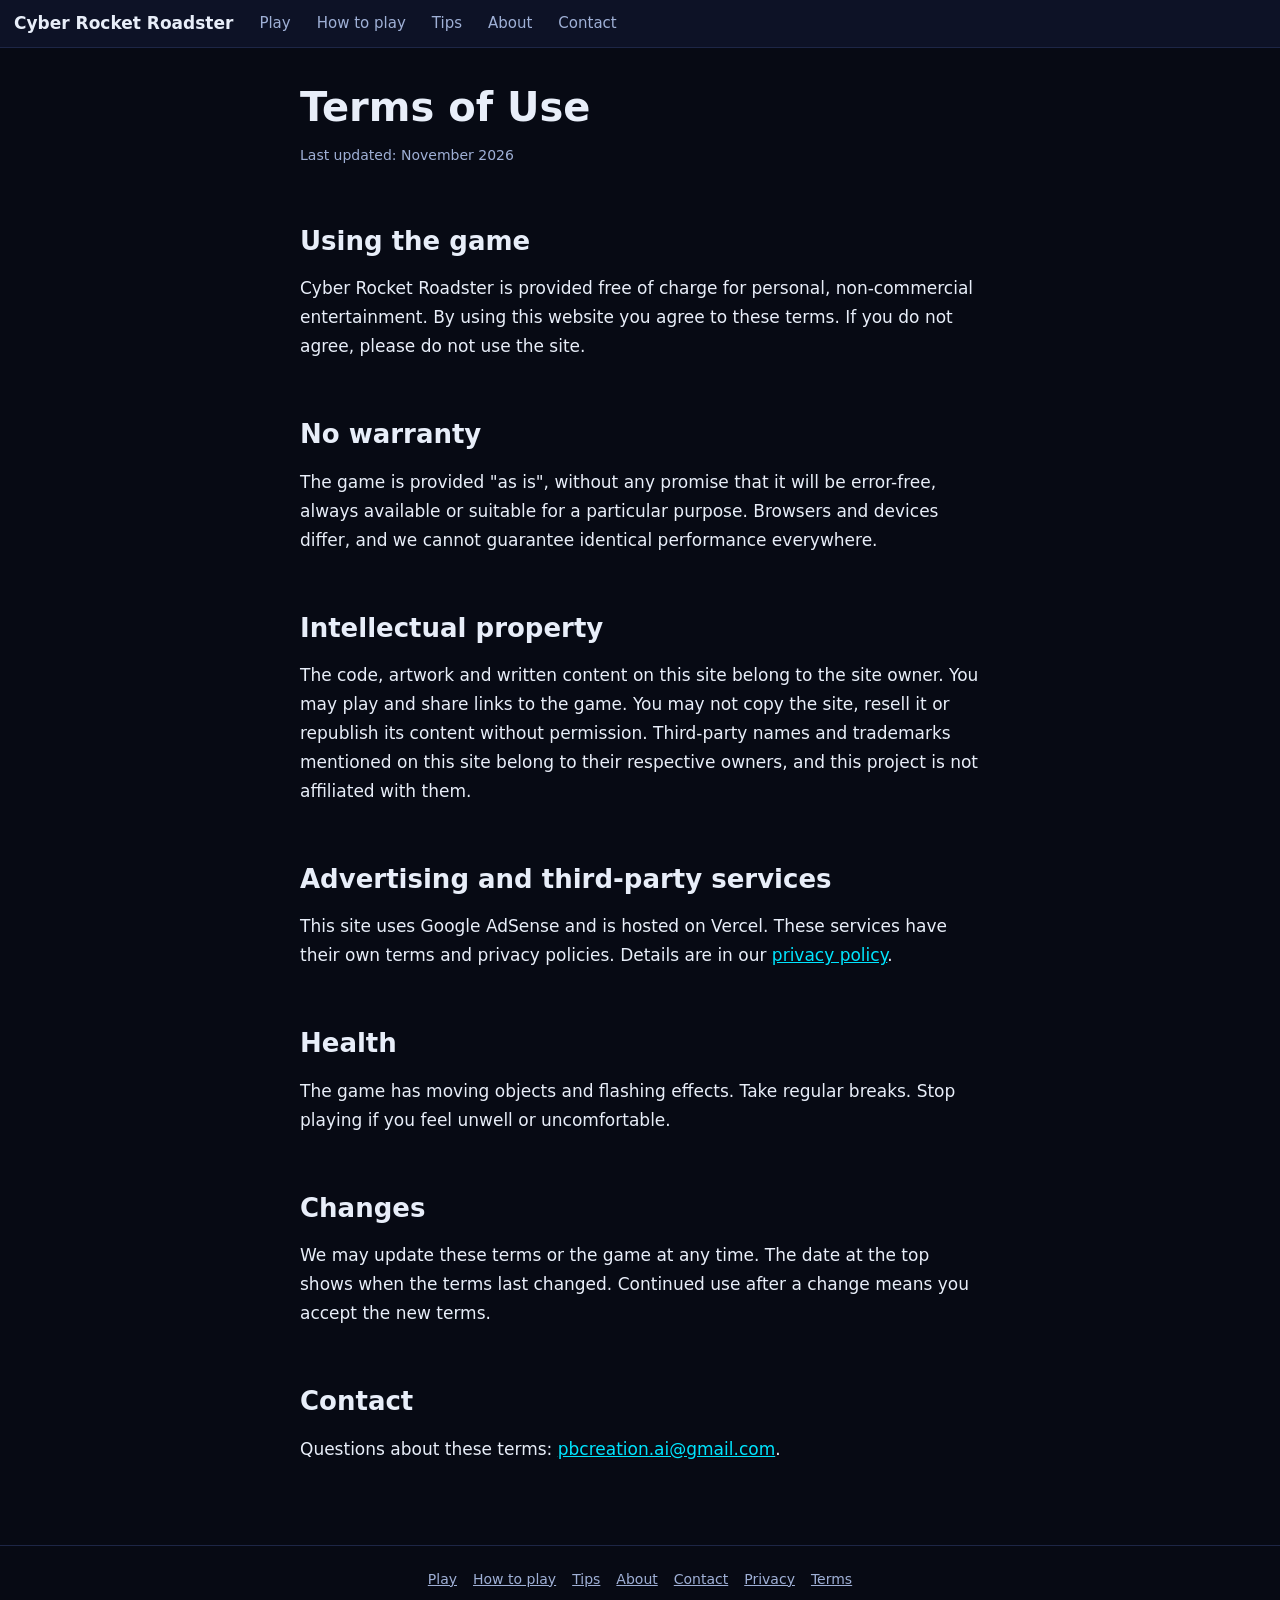
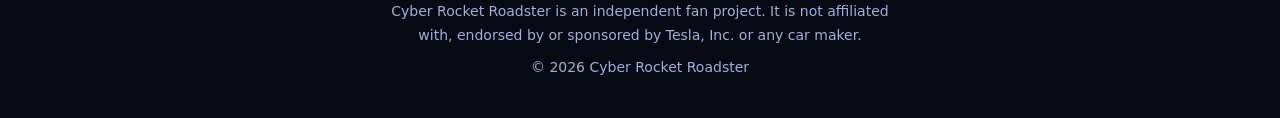
<file: terms.html>
<!DOCTYPE html>
<html lang="en">
<head>
<meta charset="utf-8">
<meta name="viewport" content="width=device-width, initial-scale=1, viewport-fit=cover">
<meta name="theme-color" content="#070a14">
<title>Terms of Use | Cyber Rocket Roadster</title>
<meta name="description" content="Terms of use for Cyber Rocket Roadster, a free browser game.">
<link rel="canonical" href="https://tesla-roadster-game-fawn.vercel.app/terms">
<link rel="manifest" href="/manifest.webmanifest">
<link rel="apple-touch-icon" href="/icons/icon-180.png">
<link rel="stylesheet" href="/assets/site.css">
<meta name="google-adsense-account" content="ca-pub-5013547078596382">
<script async src="https://pagead2.googlesyndication.com/pagead/js/adsbygoogle.js?client=ca-pub-5013547078596382" crossorigin="anonymous"></script>
</head>
<body>
<header class="nav"><a class="brand" href="/">Cyber Rocket Roadster</a><a class="l" href="/">Play</a><a class="l" href="/how-to-play">How to play</a><a class="l" href="/blog">Tips</a><a class="l" href="/about">About</a><a class="l" href="/contact">Contact</a></header>
<main class="wrap">
<h1>Terms of Use</h1>
<p class="meta">Last updated: November 2026</p>
<h2>Using the game</h2>
<p>Cyber Rocket Roadster is provided free of charge for personal, non-commercial entertainment. By using this website you agree to these terms. If you do not agree, please do not use the site.</p>
<h2>No warranty</h2>
<p>The game is provided "as is", without any promise that it will be error-free, always available or suitable for a particular purpose. Browsers and devices differ, and we cannot guarantee identical performance everywhere.</p>
<h2>Intellectual property</h2>
<p>The code, artwork and written content on this site belong to the site owner. You may play and share links to the game. You may not copy the site, resell it or republish its content without permission. Third-party names and trademarks mentioned on this site belong to their respective owners, and this project is not affiliated with them.</p>
<h2>Advertising and third-party services</h2>
<p>This site uses Google AdSense and is hosted on Vercel. These services have their own terms and privacy policies. Details are in our <a href="/privacy">privacy policy</a>.</p>
<h2>Health</h2>
<p>The game has moving objects and flashing effects. Take regular breaks. Stop playing if you feel unwell or uncomfortable.</p>
<h2>Changes</h2>
<p>We may update these terms or the game at any time. The date at the top shows when the terms last changed. Continued use after a change means you accept the new terms.</p>
<h2>Contact</h2>
<p>Questions about these terms: <a href="mailto:pbcreation.ai@gmail.com">pbcreation.ai@gmail.com</a>.</p>

</main>
<footer class="foot">
<nav aria-label="Footer"><a href="/">Play</a><a href="/how-to-play">How to play</a><a href="/blog">Tips</a><a href="/about">About</a><a href="/contact">Contact</a><a href="/privacy">Privacy</a><a href="/terms">Terms</a></nav>
<p>Cyber Rocket Roadster is an independent fan project. It is not affiliated with, endorsed by or sponsored by Tesla, Inc. or any car maker.</p>
<p>&copy; 2026 Cyber Rocket Roadster</p>
</footer>
</body></html>
</file>
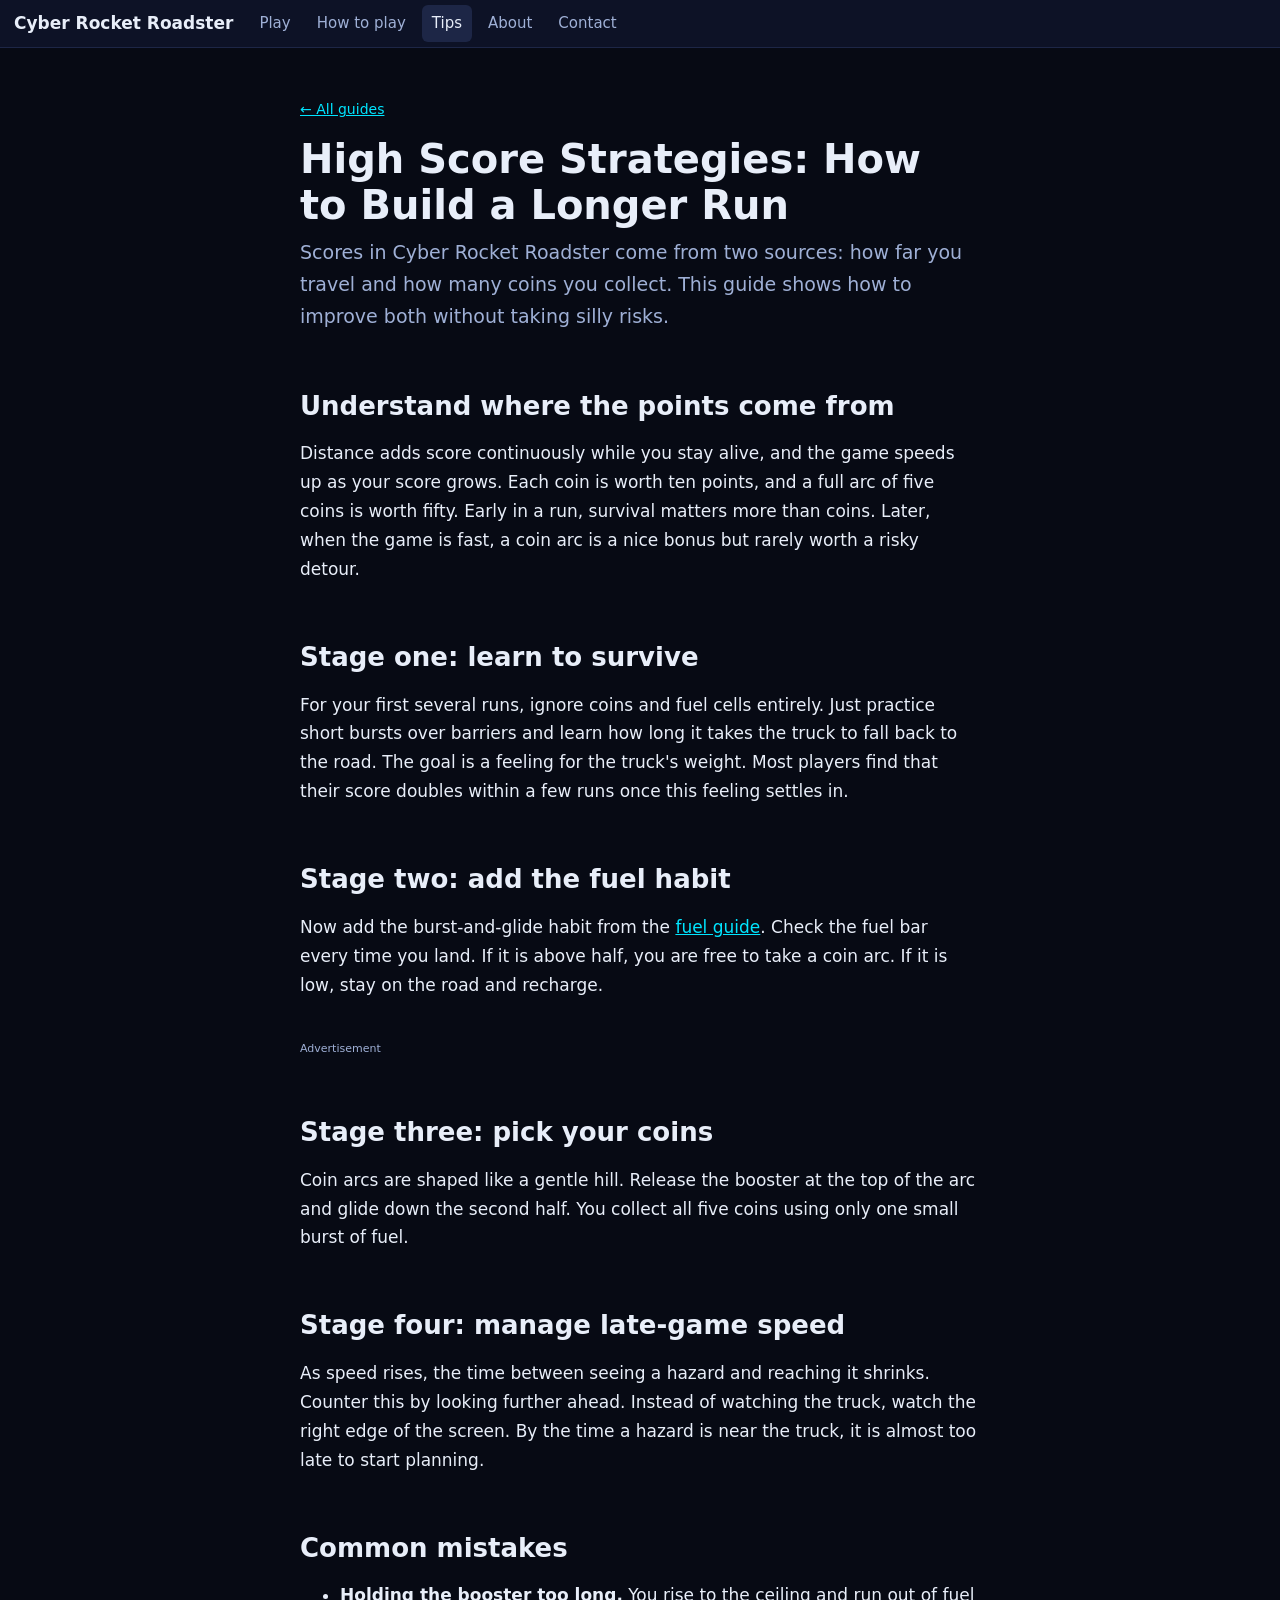
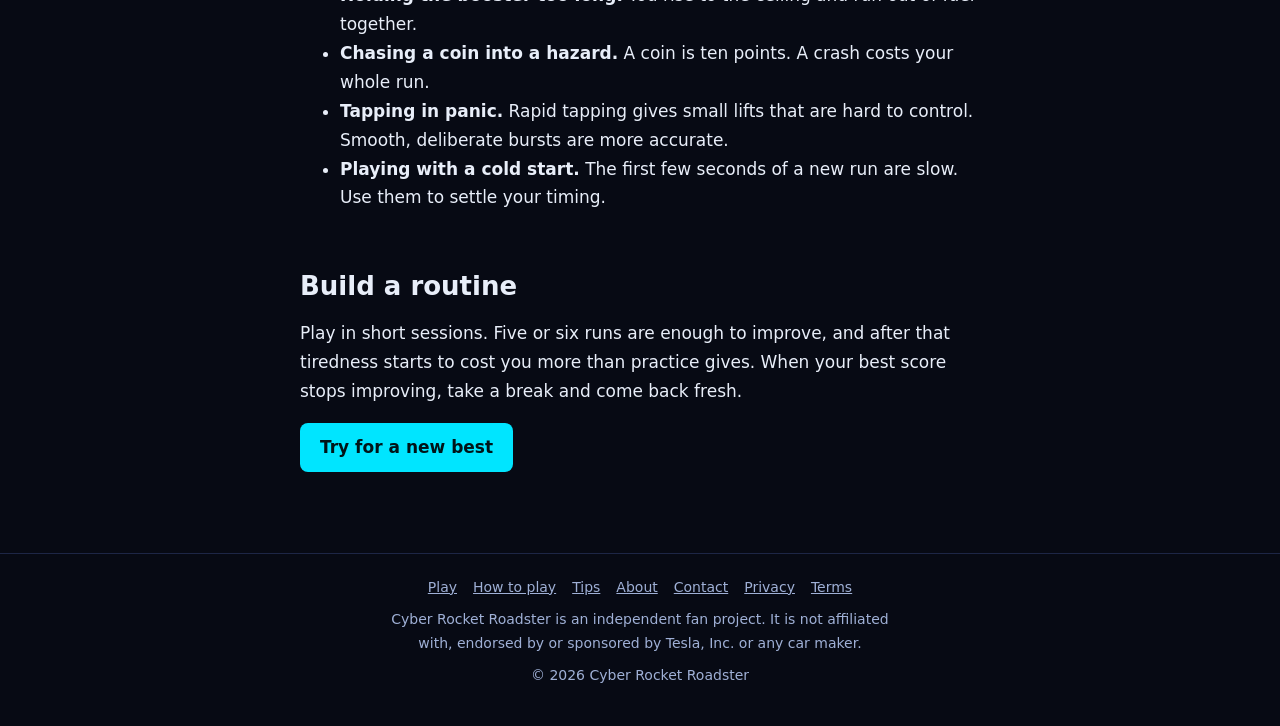
<file: blog/high-score-strategies.html>
<!DOCTYPE html>
<html lang="en">
<head>
<meta charset="utf-8">
<meta name="viewport" content="width=device-width, initial-scale=1, viewport-fit=cover">
<meta name="theme-color" content="#070a14">
<title>High Score Strategies: How to Build a Longer Run | Cyber Rocket Roadster</title>
<meta name="description" content="Practical steps for getting from your first few runs to a personal best.">
<link rel="canonical" href="https://tesla-roadster-game-fawn.vercel.app/blog/high-score-strategies">
<link rel="manifest" href="/manifest.webmanifest">
<link rel="apple-touch-icon" href="/icons/icon-180.png">
<link rel="stylesheet" href="/assets/site.css">
<meta name="google-adsense-account" content="ca-pub-5013547078596382">
<script async src="https://pagead2.googlesyndication.com/pagead/js/adsbygoogle.js?client=ca-pub-5013547078596382" crossorigin="anonymous"></script>
</head>
<body>
<header class="nav"><a class="brand" href="/">Cyber Rocket Roadster</a><a class="l" href="/">Play</a><a class="l" href="/how-to-play">How to play</a><a class="l" href="/blog" aria-current="page">Tips</a><a class="l" href="/about">About</a><a class="l" href="/contact">Contact</a></header>
<main class="wrap">
<p class="meta"><a href="/blog">&larr; All guides</a></p>
<h1>High Score Strategies: How to Build a Longer Run</h1>
<article>
<p class="lede">Scores in Cyber Rocket Roadster come from two sources: how far you travel and how many coins you collect. This guide shows how to improve both without taking silly risks.</p>
<h2>Understand where the points come from</h2>
<p>Distance adds score continuously while you stay alive, and the game speeds up as your score grows. Each coin is worth ten points, and a full arc of five coins is worth fifty. Early in a run, survival matters more than coins. Later, when the game is fast, a coin arc is a nice bonus but rarely worth a risky detour.</p>
<h2>Stage one: learn to survive</h2>
<p>For your first several runs, ignore coins and fuel cells entirely. Just practice short bursts over barriers and learn how long it takes the truck to fall back to the road. The goal is a feeling for the truck's weight. Most players find that their score doubles within a few runs once this feeling settles in.</p>
<h2>Stage two: add the fuel habit</h2>
<p>Now add the burst-and-glide habit from the <a href="/blog/rocket-fuel-management">fuel guide</a>. Check the fuel bar every time you land. If it is above half, you are free to take a coin arc. If it is low, stay on the road and recharge.</p>
<div class="ad" aria-label="Advertisement"><small>Advertisement</small><ins class="adsbygoogle" style="display:block" data-ad-client="ca-pub-5013547078596382" data-ad-slot="9155618400" data-ad-format="auto" data-full-width-responsive="true"></ins><script>try{(adsbygoogle=window.adsbygoogle||[]).push({})}catch(e){}</script></div><h2>Stage three: pick your coins</h2>
<p>Coin arcs are shaped like a gentle hill. Release the booster at the top of the arc and glide down the second half. You collect all five coins using only one small burst of fuel.</p>
<h2>Stage four: manage late-game speed</h2>
<p>As speed rises, the time between seeing a hazard and reaching it shrinks. Counter this by looking further ahead. Instead of watching the truck, watch the right edge of the screen. By the time a hazard is near the truck, it is almost too late to start planning.</p>
<h2>Common mistakes</h2>
<ul>
<li><strong>Holding the booster too long.</strong> You rise to the ceiling and run out of fuel together.</li>
<li><strong>Chasing a coin into a hazard.</strong> A coin is ten points. A crash costs your whole run.</li>
<li><strong>Tapping in panic.</strong> Rapid tapping gives small lifts that are hard to control. Smooth, deliberate bursts are more accurate.</li>
<li><strong>Playing with a cold start.</strong> The first few seconds of a new run are slow. Use them to settle your timing.</li>
</ul>
<h2>Build a routine</h2>
<p>Play in short sessions. Five or six runs are enough to improve, and after that tiredness starts to cost you more than practice gives. When your best score stops improving, take a break and come back fresh.</p>
<p><a class="btn" href="/">Try for a new best</a></p></article>
</main>
<footer class="foot">
<nav aria-label="Footer"><a href="/">Play</a><a href="/how-to-play">How to play</a><a href="/blog">Tips</a><a href="/about">About</a><a href="/contact">Contact</a><a href="/privacy">Privacy</a><a href="/terms">Terms</a></nav>
<p>Cyber Rocket Roadster is an independent fan project. It is not affiliated with, endorsed by or sponsored by Tesla, Inc. or any car maker.</p>
<p>&copy; 2026 Cyber Rocket Roadster</p>
</footer>
</body></html>
</file>
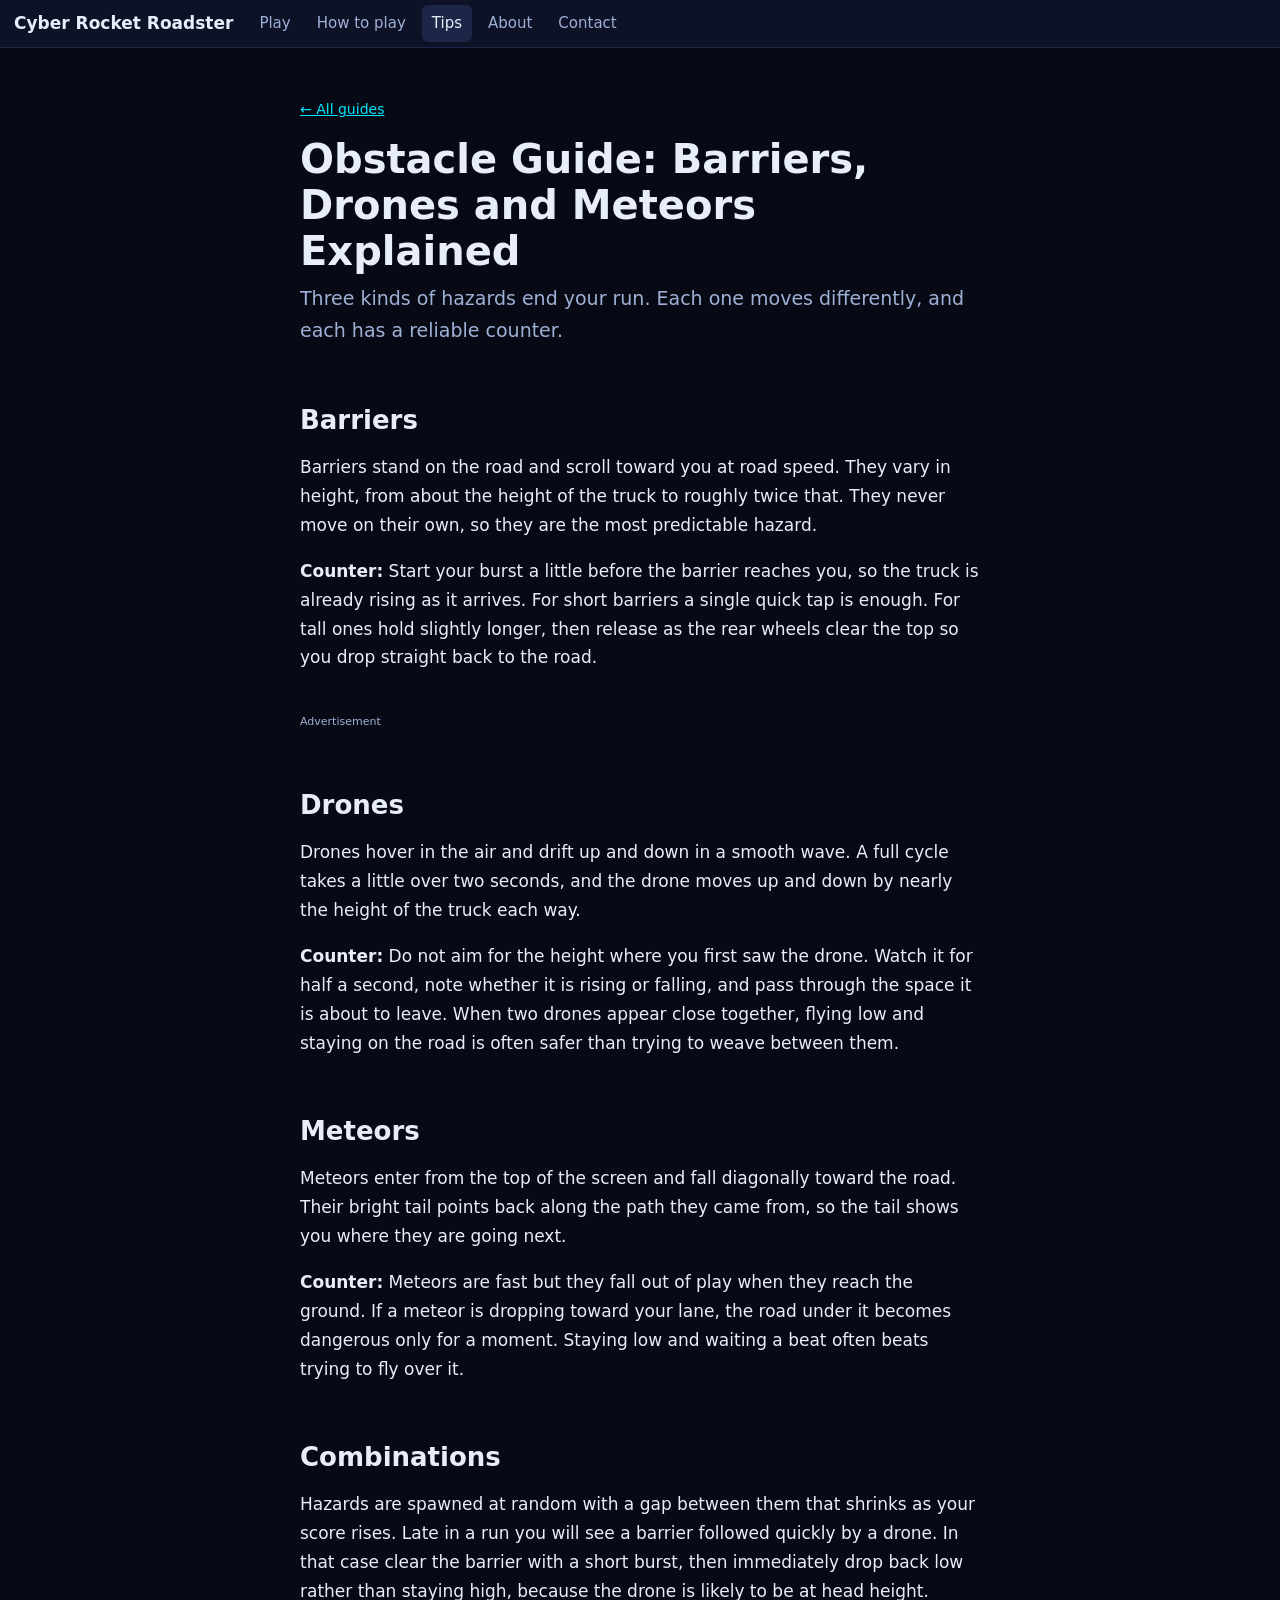
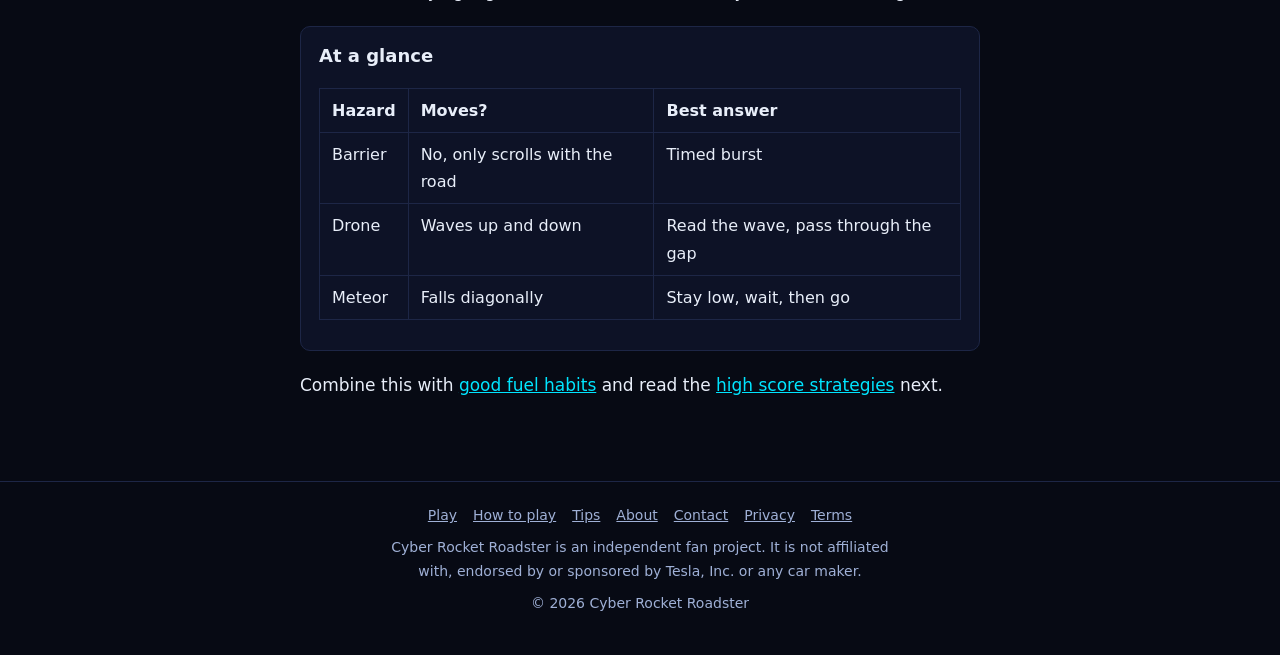
<file: blog/obstacle-guide.html>
<!DOCTYPE html>
<html lang="en">
<head>
<meta charset="utf-8">
<meta name="viewport" content="width=device-width, initial-scale=1, viewport-fit=cover">
<meta name="theme-color" content="#070a14">
<title>Obstacle Guide: Barriers, Drones and Meteors Explained | Cyber Rocket Roadster</title>
<meta name="description" content="How each hazard moves and the safest way past it.">
<link rel="canonical" href="https://tesla-roadster-game-fawn.vercel.app/blog/obstacle-guide">
<link rel="manifest" href="/manifest.webmanifest">
<link rel="apple-touch-icon" href="/icons/icon-180.png">
<link rel="stylesheet" href="/assets/site.css">
<meta name="google-adsense-account" content="ca-pub-5013547078596382">
<script async src="https://pagead2.googlesyndication.com/pagead/js/adsbygoogle.js?client=ca-pub-5013547078596382" crossorigin="anonymous"></script>
</head>
<body>
<header class="nav"><a class="brand" href="/">Cyber Rocket Roadster</a><a class="l" href="/">Play</a><a class="l" href="/how-to-play">How to play</a><a class="l" href="/blog" aria-current="page">Tips</a><a class="l" href="/about">About</a><a class="l" href="/contact">Contact</a></header>
<main class="wrap">
<p class="meta"><a href="/blog">&larr; All guides</a></p>
<h1>Obstacle Guide: Barriers, Drones and Meteors Explained</h1>
<article>
<p class="lede">Three kinds of hazards end your run. Each one moves differently, and each has a reliable counter.</p>
<h2>Barriers</h2>
<p>Barriers stand on the road and scroll toward you at road speed. They vary in height, from about the height of the truck to roughly twice that. They never move on their own, so they are the most predictable hazard.</p>
<p><strong>Counter:</strong> Start your burst a little before the barrier reaches you, so the truck is already rising as it arrives. For short barriers a single quick tap is enough. For tall ones hold slightly longer, then release as the rear wheels clear the top so you drop straight back to the road.</p>
<div class="ad" aria-label="Advertisement"><small>Advertisement</small><ins class="adsbygoogle" style="display:block" data-ad-client="ca-pub-5013547078596382" data-ad-slot="9155618400" data-ad-format="auto" data-full-width-responsive="true"></ins><script>try{(adsbygoogle=window.adsbygoogle||[]).push({})}catch(e){}</script></div><h2>Drones</h2>
<p>Drones hover in the air and drift up and down in a smooth wave. A full cycle takes a little over two seconds, and the drone moves up and down by nearly the height of the truck each way.</p>
<p><strong>Counter:</strong> Do not aim for the height where you first saw the drone. Watch it for half a second, note whether it is rising or falling, and pass through the space it is about to leave. When two drones appear close together, flying low and staying on the road is often safer than trying to weave between them.</p>
<h2>Meteors</h2>
<p>Meteors enter from the top of the screen and fall diagonally toward the road. Their bright tail points back along the path they came from, so the tail shows you where they are going next.</p>
<p><strong>Counter:</strong> Meteors are fast but they fall out of play when they reach the ground. If a meteor is dropping toward your lane, the road under it becomes dangerous only for a moment. Staying low and waiting a beat often beats trying to fly over it.</p>
<h2>Combinations</h2>
<p>Hazards are spawned at random with a gap between them that shrinks as your score rises. Late in a run you will see a barrier followed quickly by a drone. In that case clear the barrier with a short burst, then immediately drop back low rather than staying high, because the drone is likely to be at head height.</p>
<div class="card"><h3>At a glance</h3><table><tr><th>Hazard</th><th>Moves?</th><th>Best answer</th></tr>
<tr><td>Barrier</td><td>No, only scrolls with the road</td><td>Timed burst</td></tr>
<tr><td>Drone</td><td>Waves up and down</td><td>Read the wave, pass through the gap</td></tr>
<tr><td>Meteor</td><td>Falls diagonally</td><td>Stay low, wait, then go</td></tr></table></div>
<p>Combine this with <a href="/blog/rocket-fuel-management">good fuel habits</a> and read the <a href="/blog/high-score-strategies">high score strategies</a> next.</p></article>
</main>
<footer class="foot">
<nav aria-label="Footer"><a href="/">Play</a><a href="/how-to-play">How to play</a><a href="/blog">Tips</a><a href="/about">About</a><a href="/contact">Contact</a><a href="/privacy">Privacy</a><a href="/terms">Terms</a></nav>
<p>Cyber Rocket Roadster is an independent fan project. It is not affiliated with, endorsed by or sponsored by Tesla, Inc. or any car maker.</p>
<p>&copy; 2026 Cyber Rocket Roadster</p>
</footer>
</body></html>
</file>
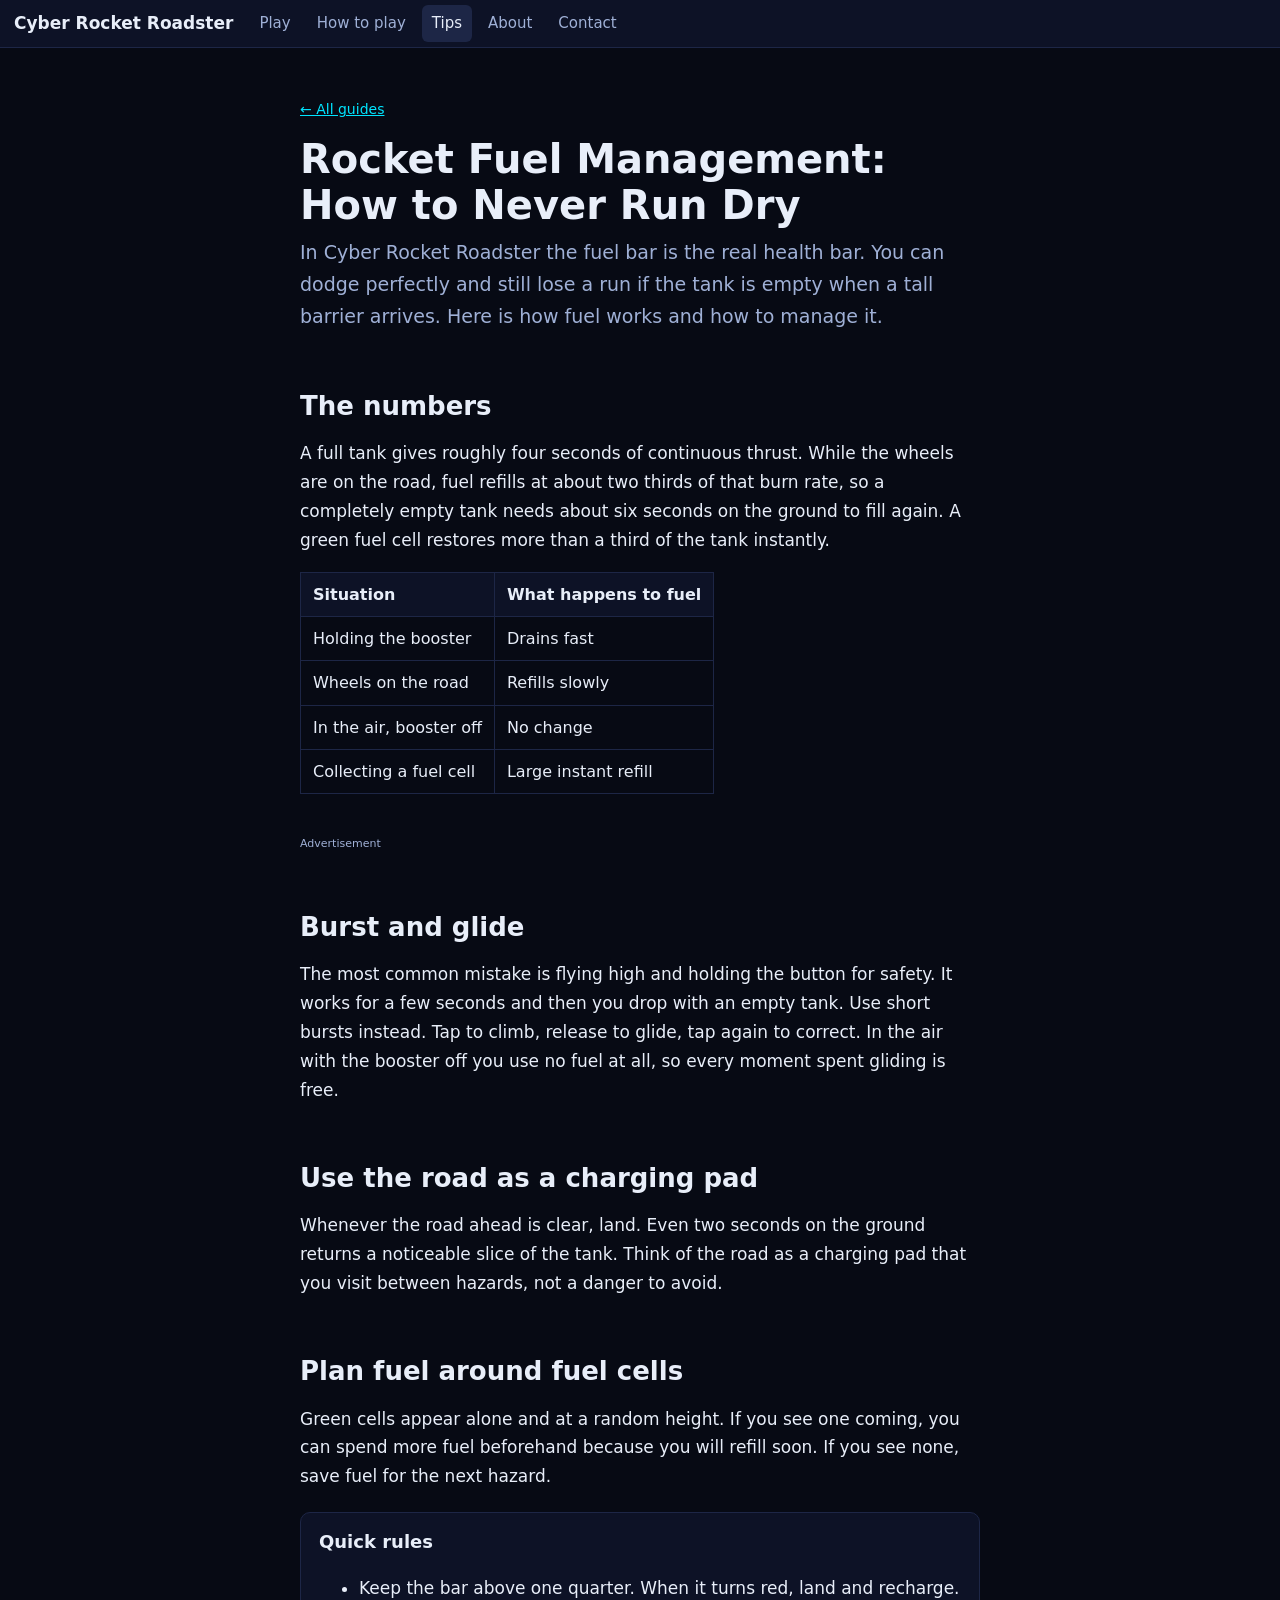
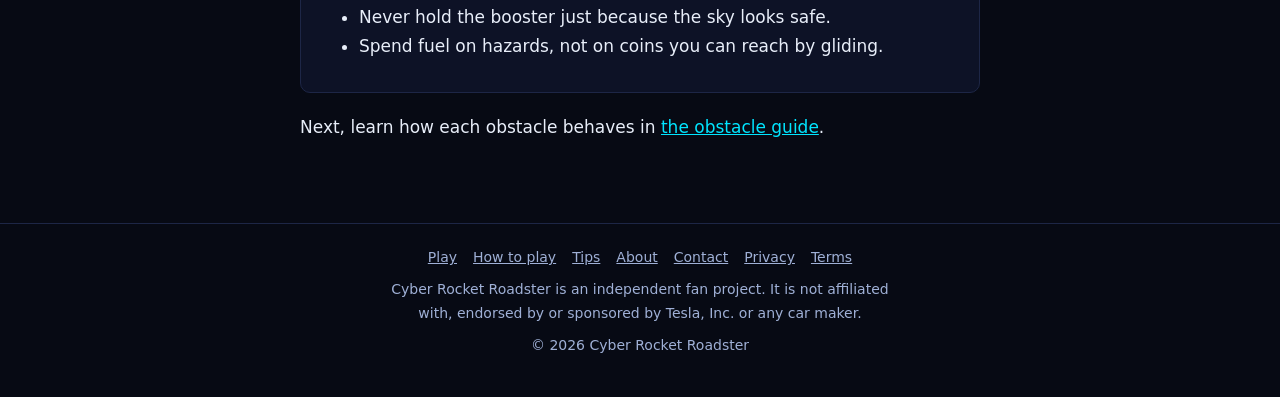
<file: blog/rocket-fuel-management.html>
<!DOCTYPE html>
<html lang="en">
<head>
<meta charset="utf-8">
<meta name="viewport" content="width=device-width, initial-scale=1, viewport-fit=cover">
<meta name="theme-color" content="#070a14">
<title>Rocket Fuel Management: How to Never Run Dry | Cyber Rocket Roadster</title>
<meta name="description" content="The fuel bar decides how long you live. Learn the burst-and-glide habit that keeps your tank healthy.">
<link rel="canonical" href="https://tesla-roadster-game-fawn.vercel.app/blog/rocket-fuel-management">
<link rel="manifest" href="/manifest.webmanifest">
<link rel="apple-touch-icon" href="/icons/icon-180.png">
<link rel="stylesheet" href="/assets/site.css">
<meta name="google-adsense-account" content="ca-pub-5013547078596382">
<script async src="https://pagead2.googlesyndication.com/pagead/js/adsbygoogle.js?client=ca-pub-5013547078596382" crossorigin="anonymous"></script>
</head>
<body>
<header class="nav"><a class="brand" href="/">Cyber Rocket Roadster</a><a class="l" href="/">Play</a><a class="l" href="/how-to-play">How to play</a><a class="l" href="/blog" aria-current="page">Tips</a><a class="l" href="/about">About</a><a class="l" href="/contact">Contact</a></header>
<main class="wrap">
<p class="meta"><a href="/blog">&larr; All guides</a></p>
<h1>Rocket Fuel Management: How to Never Run Dry</h1>
<article>
<p class="lede">In Cyber Rocket Roadster the fuel bar is the real health bar. You can dodge perfectly and still lose a run if the tank is empty when a tall barrier arrives. Here is how fuel works and how to manage it.</p>
<h2>The numbers</h2>
<p>A full tank gives roughly four seconds of continuous thrust. While the wheels are on the road, fuel refills at about two thirds of that burn rate, so a completely empty tank needs about six seconds on the ground to fill again. A green fuel cell restores more than a third of the tank instantly.</p>
<table><tr><th>Situation</th><th>What happens to fuel</th></tr>
<tr><td>Holding the booster</td><td>Drains fast</td></tr>
<tr><td>Wheels on the road</td><td>Refills slowly</td></tr>
<tr><td>In the air, booster off</td><td>No change</td></tr>
<tr><td>Collecting a fuel cell</td><td>Large instant refill</td></tr></table>
<div class="ad" aria-label="Advertisement"><small>Advertisement</small><ins class="adsbygoogle" style="display:block" data-ad-client="ca-pub-5013547078596382" data-ad-slot="9155618400" data-ad-format="auto" data-full-width-responsive="true"></ins><script>try{(adsbygoogle=window.adsbygoogle||[]).push({})}catch(e){}</script></div><h2>Burst and glide</h2>
<p>The most common mistake is flying high and holding the button for safety. It works for a few seconds and then you drop with an empty tank. Use short bursts instead. Tap to climb, release to glide, tap again to correct. In the air with the booster off you use no fuel at all, so every moment spent gliding is free.</p>
<h2>Use the road as a charging pad</h2>
<p>Whenever the road ahead is clear, land. Even two seconds on the ground returns a noticeable slice of the tank. Think of the road as a charging pad that you visit between hazards, not a danger to avoid.</p>
<h2>Plan fuel around fuel cells</h2>
<p>Green cells appear alone and at a random height. If you see one coming, you can spend more fuel beforehand because you will refill soon. If you see none, save fuel for the next hazard.</p>
<div class="card"><h3>Quick rules</h3><ul>
<li>Keep the bar above one quarter. When it turns red, land and recharge.</li>
<li>Never hold the booster just because the sky looks safe.</li>
<li>Spend fuel on hazards, not on coins you can reach by gliding.</li></ul></div>
<p>Next, learn how each obstacle behaves in <a href="/blog/obstacle-guide">the obstacle guide</a>.</p></article>
</main>
<footer class="foot">
<nav aria-label="Footer"><a href="/">Play</a><a href="/how-to-play">How to play</a><a href="/blog">Tips</a><a href="/about">About</a><a href="/contact">Contact</a><a href="/privacy">Privacy</a><a href="/terms">Terms</a></nav>
<p>Cyber Rocket Roadster is an independent fan project. It is not affiliated with, endorsed by or sponsored by Tesla, Inc. or any car maker.</p>
<p>&copy; 2026 Cyber Rocket Roadster</p>
</footer>
</body></html>
</file>
<file: assets/site.css>
:root{--bg:#070a14;--bg2:#0d1226;--line:#1d2646;--fg:#e8eef9;--mut:#9fb0d6;--cy:#00e5ff;--or:#ff9800;color-scheme:dark}
*{box-sizing:border-box}
html{scroll-behavior:smooth}
@media (prefers-reduced-motion:reduce){html{scroll-behavior:auto}}
body{margin:0;background:var(--bg);color:var(--fg);font:17px/1.7 system-ui,-apple-system,"Segoe UI",Roboto,sans-serif;padding-top:env(safe-area-inset-top,0px)}
a{color:var(--cy)}a:hover{color:#8ff3ff}
:focus-visible{outline:2px solid var(--cy);outline-offset:2px}
.nav{height:48px;display:flex;align-items:center;gap:6px;padding:0 14px;background:var(--bg2);border-bottom:1px solid var(--line);overflow-x:auto;white-space:nowrap}
.nav .brand{font-weight:700;color:var(--fg);text-decoration:none;margin-right:10px}
.nav a.l{color:var(--mut);text-decoration:none;padding:6px 10px;border-radius:6px;font-size:15px}
.nav a.l:hover,.nav a.l[aria-current]{color:var(--fg);background:var(--line)}
.wrap{max-width:720px;margin:0 auto;padding:36px 20px 64px}
.wrap h1{font-size:clamp(28px,5vw,40px);line-height:1.15;margin:0 0 8px}
.wrap h2{font-size:clamp(21px,3.4vw,26px);line-height:1.25;margin:2.2em 0 .5em}
.wrap h3{font-size:18px;margin:1.6em 0 .3em}
.wrap p,.wrap li{max-width:68ch}
.lede{color:var(--mut);font-size:19px;margin:0 0 1.5em}
.meta{color:var(--mut);font-size:14px}
table{border-collapse:collapse;width:100%;margin:1em 0;font-size:16px;display:block;overflow-x:auto}
th,td{border:1px solid var(--line);padding:8px 12px;text-align:left;vertical-align:top}
th{background:var(--bg2)}
.card{border:1px solid var(--line);background:var(--bg2);border-radius:10px;padding:14px 18px;margin:1.2em 0}
.card h3{margin-top:0}
.posts{list-style:none;padding:0}
.posts li{border-top:1px solid var(--line);padding:18px 0}
.posts a{font-size:20px;font-weight:600;text-decoration:none}
.posts p{margin:4px 0 0;color:var(--mut)}
.ad{margin:2.4em 0;padding:0;min-height:0}
.ad small{display:block;color:var(--mut);font-size:11px;margin-bottom:4px}
.ad ins{display:block}
.ad ins[data-ad-status="unfilled"]{display:none}
.foot{border-top:1px solid var(--line);padding:22px 20px calc(30px + env(safe-area-inset-bottom,0px));text-align:center;color:var(--mut);font-size:14px}
.foot a{color:var(--mut);margin:0 8px}
.foot p{margin:.6em auto;max-width:60ch}
.btn{display:inline-block;background:var(--cy);color:#001418;font-weight:700;text-decoration:none;padding:10px 20px;border-radius:8px}
.btn:hover{background:#8ff3ff;color:#001418}
</file>
